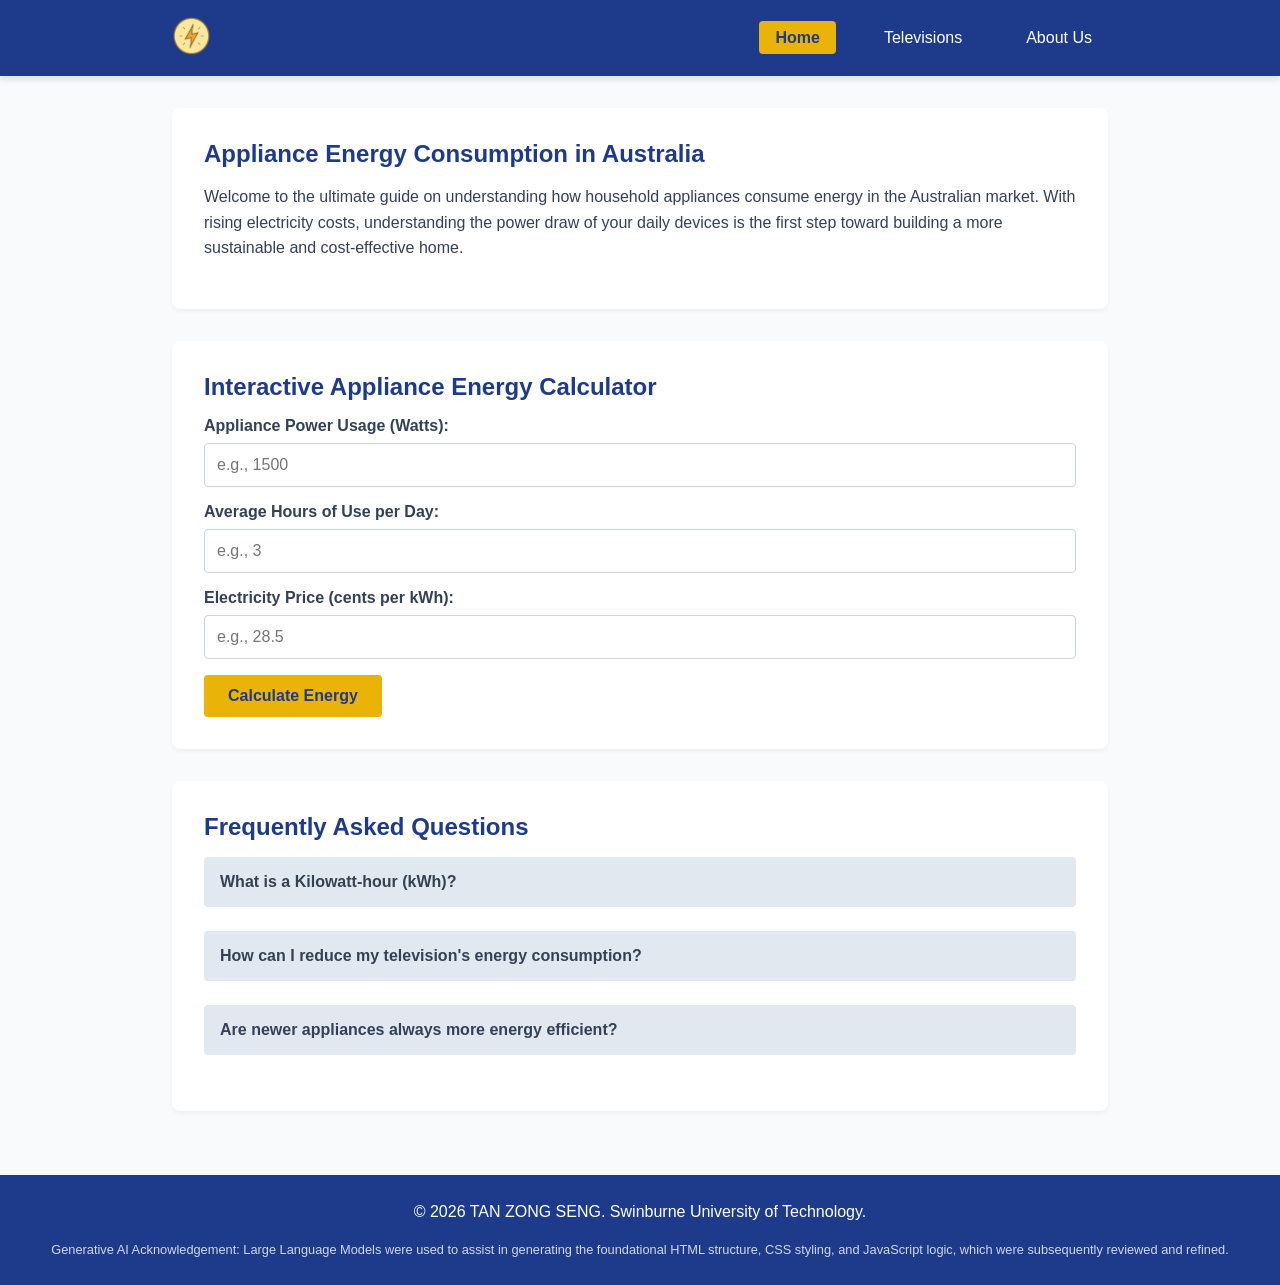
<file: Exercise 0.2/index.html>
<!DOCTYPE html>
<html lang="en">

<head>
    <meta charset="UTF-8">
    <meta name="viewport" content="width=device-width, initial-scale=1.0">
    <title>Home - Appliance Energy Consumption</title>
    <link rel="stylesheet" href="assets/css/style.css">
</head>

<body>
    <!-- Navigation -->
    <nav>
        <div class="nav-container">
            <a href="index.html" class="logo-link">
                <!-- Replace with your actual logo image -->
                <img src="assets/img/logo.png" alt="Power Logo" class="logo"
                    onerror="this.src='data:image/svg+xml;utf8,<svg xmlns=\'http://www.w3.org/2000/svg\' width=\'40\' height=\'40\'><rect width=\'40\' height=\'40\' fill=\'%23facc15\'/><text x=\'50%\' y=\'50%\' fill=\'black\' font-size=\'20\' font-family=\'Arial\' dominant-baseline=\'middle\' text-anchor=\'middle\'>⚡</text></svg>'">
            </a>
            <ul class="nav-links">
                <li><a href="index.html" class="active">Home</a></li>
                <li><a href="televisions.html">Televisions</a></li>
                <li><a href="about.html">About Us</a></li>
            </ul>
        </div>
    </nav>

    <main>
        <!-- Home Page Content -->
        <section class="intro">
            <h1>Appliance Energy Consumption in Australia</h1>
            <p>Welcome to the ultimate guide on understanding how household appliances consume energy in the Australian
                market. With rising electricity costs, understanding the power draw of your daily devices is the first
                step toward building a more sustainable and cost-effective home.</p>
        </section>

        <!-- Optional Challenge: Energy Calculator -->
        <section class="calculator-section">
            <h2>Interactive Appliance Energy Calculator</h2>
            <div class="calculator-container">
                <form id="energy-form">
                    <div class="form-group">
                        <label for="power">Appliance Power Usage (Watts):</label>
                        <input type="number" id="power" placeholder="e.g., 1500" required>
                    </div>
                    <div class="form-group">
                        <label for="hours">Average Hours of Use per Day:</label>
                        <input type="number" id="hours" placeholder="e.g., 3" step="0.1" required>
                    </div>
                    <div class="form-group">
                        <label for="price">Electricity Price (cents per kWh):</label>
                        <input type="number" id="price" placeholder="e.g., 28.5" step="0.1" required>
                    </div>
                    <button type="submit" class="btn-calculate">Calculate Energy</button>
                    <div id="form-error" class="error-message hidden">Please enter valid positive numbers for all
                        fields.</div>
                </form>

                <div id="results-panel" class="results-panel hidden">
                    <h3>Estimated Consumption & Cost</h3>
                    <div class="results-grid">
                        <div class="result-card">
                            <h4>Daily</h4>
                            <p id="res-daily-kwh">0 kWh</p>
                            <p id="res-daily-cost" class="cost">$0.00</p>
                        </div>
                        <div class="result-card">
                            <h4>Monthly</h4>
                            <p id="res-monthly-kwh">0 kWh</p>
                            <p id="res-monthly-cost" class="cost">$0.00</p>
                        </div>
                        <div class="result-card">
                            <h4>Yearly</h4>
                            <p id="res-yearly-kwh">0 kWh</p>
                            <p id="res-yearly-cost" class="cost">$0.00</p>
                        </div>
                    </div>
                </div>
            </div>
        </section>

        <!-- FAQ Accordion -->
        <section class="faq-section">
            <h2>Frequently Asked Questions</h2>
            <button class="accordion-btn">What is a Kilowatt-hour (kWh)?</button>
            <div class="accordion-panel">
                <p>A kilowatt-hour is a unit of energy equal to one kilowatt (1,000 watts) of power sustained for one
                    hour. It is the standard billing unit used by Australian electricity retailers.</p>
            </div>

            <button class="accordion-btn">How can I reduce my television's energy consumption?</button>
            <div class="accordion-panel">
                <p>You can lower your TV's energy usage by reducing screen brightness, turning off 'standby' mode at the
                    wall, and activating eco-saving features built into the system menu.</p>
            </div>

            <button class="accordion-btn">Are newer appliances always more energy efficient?</button>
            <div class="accordion-panel">
                <p>Generally, yes. Modern appliances are subject to stricter Minimum Energy Performance Standards (MEPS)
                    in Australia, meaning a 2024 fridge will use significantly less power than a 2010 model of the same
                    size.</p>
            </div>
        </section>
    </main>

    <!-- Footer -->
    <footer>
        <p>&copy; <span id="current-year"></span> TAN ZONG SENG. Swinburne University of Technology.</p>
        <p class="genai-ack">Generative AI Acknowledgement: Large Language Models were used to assist in generating the
            foundational HTML structure, CSS styling, and JavaScript logic, which were subsequently reviewed and
            refined.</p>
    </footer>

    <script src="assets/js/main.js"></script>
</body>

</html>
</file>
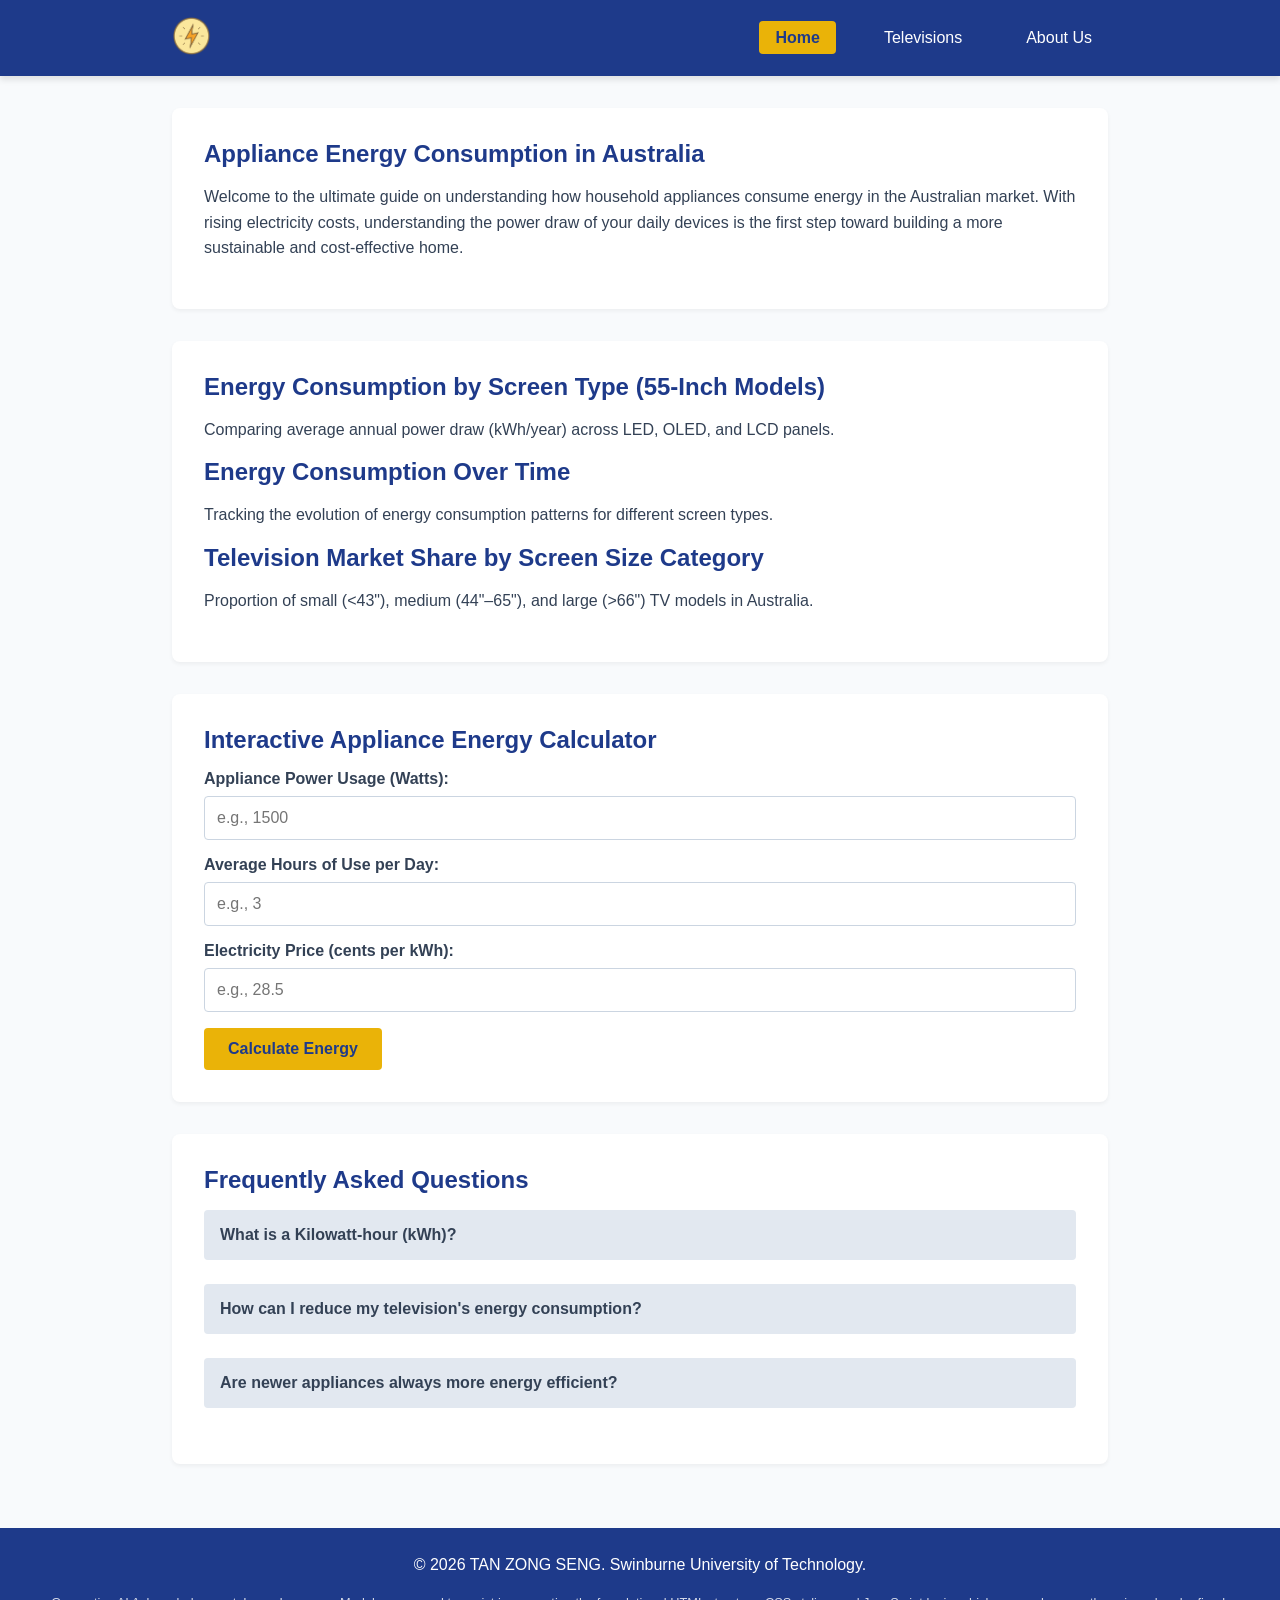
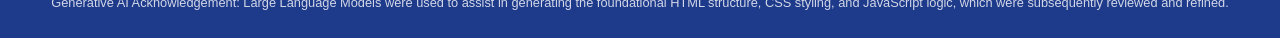
<file: Exercise 5/index.html>
<!DOCTYPE html>
<html lang="en">

<head>
    <meta charset="UTF-8">
    <meta name="viewport" content="width=device-width, initial-scale=1.0">
    <title>Home - Appliance Energy Consumption</title>
    <link rel="stylesheet" href="assets/css/style.css">
</head>

<body>
    <!-- Navigation -->
    <nav>
        <div class="nav-container">
            <a href="index.html" class="logo-link">
                <!-- Replace with your actual logo image -->
                <img src="assets/img/logo.png" alt="Power Logo" class="logo"
                    onerror="this.src='data:image/svg+xml;utf8,<svg xmlns=\'http://www.w3.org/2000/svg\' width=\'40\' height=\'40\'><rect width=\'40\' height=\'40\' fill=\'%23facc15\'/><text x=\'50%\' y=\'50%\' fill=\'black\' font-size=\'20\' font-family=\'Arial\' dominant-baseline=\'middle\' text-anchor=\'middle\'>⚡</text></svg>'">
            </a>
            <ul class="nav-links">
                <li><a href="index.html" class="active">Home</a></li>
                <li><a href="televisions.html">Televisions</a></li>
                <li><a href="about.html">About Us</a></li>
            </ul>
        </div>
    </nav>

    <main>
        <!-- Home Page Content -->
        <section class="intro">
            <h1>Appliance Energy Consumption in Australia</h1>
            <p>Welcome to the ultimate guide on understanding how household appliances consume energy in the Australian
                market. With rising electricity costs, understanding the power draw of your daily devices is the first
                step toward building a more sustainable and cost-effective home.</p>
        </section>

        <section class="visualisation-section">
            
            <!-- Exercise 5.1 -->
            <h2>Energy Consumption by Screen Type (55-Inch Models)</h2>
            <p>Comparing average annual power draw (kWh/year) across LED, OLED, and LCD panels.</p>
            <div id="bar-chart" class="responsive-svg-container"></div>

            <!-- Exercise 5.2 -->
            <h2>Energy Consumption Over Time</h2>
            <p>Tracking the evolution of energy consumption patterns for different screen types.</p>
            <div id="line-chart" class="responsive-svg-container"></div>
            
            <!-- Exercise 5.3 -->
            <h2>Television Market Share by Screen Size Category</h2>
            <p>Proportion of small (&lt;43"), medium (44"–65"), and large (&gt;66") TV models in Australia.</p>
            <div id="donut-chart" class="responsive-svg-container"></div>
        </section>
        

        <!-- Optional Challenge: Energy Calculator -->
        <section class="calculator-section">
            <h2>Interactive Appliance Energy Calculator</h2>
            <div class="calculator-container">
                <form id="energy-form">
                    <div class="form-group">
                        <label for="power">Appliance Power Usage (Watts):</label>
                        <input type="number" id="power" placeholder="e.g., 1500" required>
                    </div>
                    <div class="form-group">
                        <label for="hours">Average Hours of Use per Day:</label>
                        <input type="number" id="hours" placeholder="e.g., 3" step="0.1" required>
                    </div>
                    <div class="form-group">
                        <label for="price">Electricity Price (cents per kWh):</label>
                        <input type="number" id="price" placeholder="e.g., 28.5" step="0.1" required>
                    </div>
                    <button type="submit" class="btn-calculate">Calculate Energy</button>
                    <div id="form-error" class="error-message hidden">Please enter valid positive numbers for all
                        fields.</div>
                </form>

                <div id="results-panel" class="results-panel hidden">
                    <h3>Estimated Consumption & Cost</h3>
                    <div class="results-grid">
                        <div class="result-card">
                            <h4>Daily</h4>
                            <p id="res-daily-kwh">0 kWh</p>
                            <p id="res-daily-cost" class="cost">$0.00</p>
                        </div>
                        <div class="result-card">
                            <h4>Monthly</h4>
                            <p id="res-monthly-kwh">0 kWh</p>
                            <p id="res-monthly-cost" class="cost">$0.00</p>
                        </div>
                        <div class="result-card">
                            <h4>Yearly</h4>
                            <p id="res-yearly-kwh">0 kWh</p>
                            <p id="res-yearly-cost" class="cost">$0.00</p>
                        </div>
                    </div>
                </div>
            </div>
        </section>

        <!-- FAQ Accordion -->
        <section class="faq-section">
            <h2>Frequently Asked Questions</h2>
            <button class="accordion-btn">What is a Kilowatt-hour (kWh)?</button>
            <div class="accordion-panel">
                <p>A kilowatt-hour is a unit of energy equal to one kilowatt (1,000 watts) of power sustained for one
                    hour. It is the standard billing unit used by Australian electricity retailers.</p>
            </div>

            <button class="accordion-btn">How can I reduce my television's energy consumption?</button>
            <div class="accordion-panel">
                <p>You can lower your TV's energy usage by reducing screen brightness, turning off 'standby' mode at the
                    wall, and activating eco-saving features built into the system menu.</p>
            </div>

            <button class="accordion-btn">Are newer appliances always more energy efficient?</button>
            <div class="accordion-panel">
                <p>Generally, yes. Modern appliances are subject to stricter Minimum Energy Performance Standards (MEPS)
                    in Australia, meaning a 2024 fridge will use significantly less power than a 2010 model of the same
                    size.</p>
            </div>
        </section>
    </main>

    <!-- Footer -->
    <footer>
        <p>&copy; <span id="current-year"></span> TAN ZONG SENG. Swinburne University of Technology.</p>
        <p class="genai-ack">Generative AI Acknowledgement: Large Language Models were used to assist in generating the
            foundational HTML structure, CSS styling, and JavaScript logic, which were subsequently reviewed and
            refined.</p>
    </footer>

    <script src="assets/js/main.js"></script>
    <script src="https://d3js.org/d3.v7.min.js"></script>
    <script src="assets/js/bar_chart.js"></script>
    <script src="assets/js/line_chart.js"></script>
    <script src="assets/js/donut_chart.js"></script>
</body>

</html>
</file>
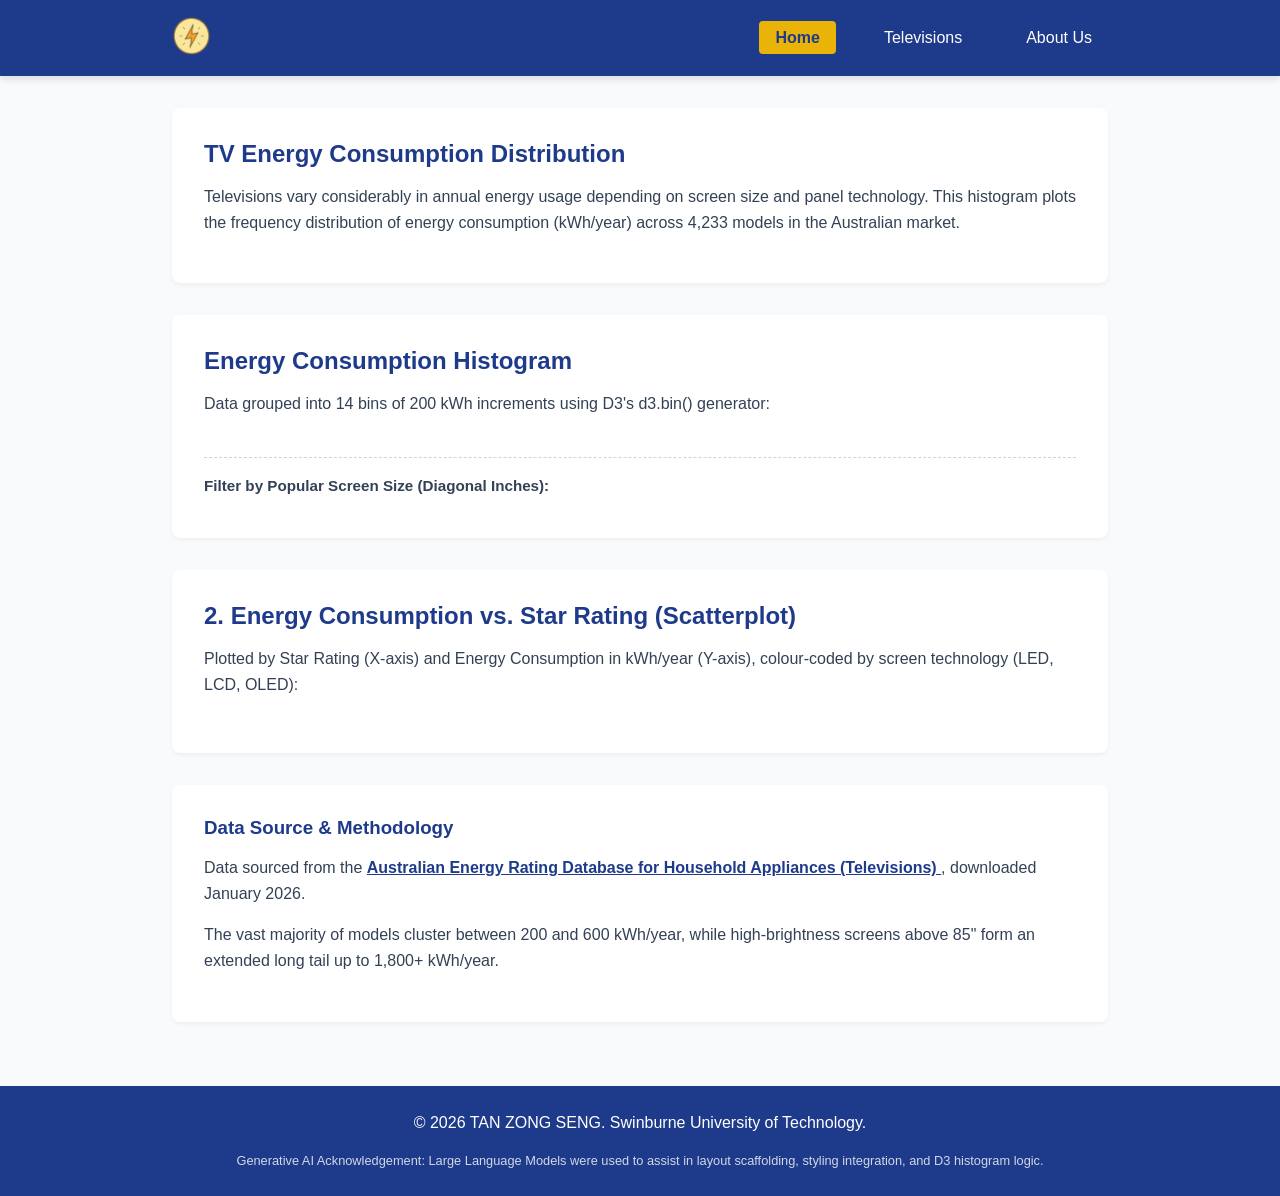
<file: Exercise 6/index.html>
<!DOCTYPE html>
<html lang="en">

<head>
    <meta charset="UTF-8">
    <meta name="viewport" content="width=device-width, initial-scale=1.0">
    <title>TV Energy Consumption Histogram - Appliance Energy</title>
    <link rel="stylesheet" href="assets/css/style.css">
</head>

<body>
    <!-- Site Navigation -->
    <nav>
        <div class="nav-container">
            <a href="index.html" class="logo-link">
                <img src="assets/img/logo.png" alt="Power Logo" class="logo"
                    onerror="this.src='data:image/svg+xml;utf8,<svg xmlns=\'http://www.w3.org/2000/svg\' width=\'40\' height=\'40\'><rect width=\'40\' height=\'40\' fill=\'%23facc15\'/><text x=\'50%\' y=\'50%\' fill=\'black\' font-size=\'20\' font-family=\'Arial\' dominant-baseline=\'middle\' text-anchor=\'middle\'>⚡</text></svg>'">
            </a>
            <ul class="nav-links">
                <li><a href="index.html" class="active">Home</a></li>
                <li><a href="televisions.html">Televisions</a></li>
                <li><a href="about.html">About Us</a></li>
            </ul>
        </div>
    </nav>

    <main>
        <!-- Intro Section -->
        <section class="intro">
            <h1>TV Energy Consumption Distribution</h1>
            <p>
                Televisions vary considerably in annual energy usage depending on screen size and panel technology.
                This histogram plots the frequency distribution of energy consumption (kWh/year) across 4,233 models in the Australian market.
            </p>
        </section>

        <!-- Exercise 6.1: Histogram Visualisation Section -->
        <section class="visualisation-section">
            <h2>Energy Consumption Histogram</h2>
            <p>Data grouped into 14 bins of 200 kWh increments using D3's <code>d3.bin()</code> generator:</p>

            <!-- Exercise 6.2 Filter Buttons Container -->
            <div id="filters_screen"></div>

            <!-- Chart Container -->
            <div id="histogram" class="responsive-svg-container"></div>

            <!-- Extension: Screen Size Filters (Below Histogram) -->
            <div class="size-filter-container">
                <p class="filter-caption">Filter by Popular Screen Size (Diagonal Inches):</p>
                <div id="filters_size"></div>
            </div>

        </section>

        <!-- Exercise 6.3: Scatterplot Section (Directly Below Histogram) -->
        <section class="visualisation-section">
            <h2>2. Energy Consumption vs. Star Rating (Scatterplot)</h2>
            <p>
                Plotted by Star Rating (X-axis) and Energy Consumption in kWh/year (Y-axis), colour-coded by screen technology (LED, LCD, OLED):
            </p>

            <!-- Scatterplot Container -->
            <div id="scatterplot" class="responsive-svg-container"></div>
        </section>

        <!-- Data Source Card -->
        <section class="data-source-section">
            <h3>Data Source &amp; Methodology</h3>
            <p>
                Data sourced from the 
                <a href="https://data.gov.au/data/dataset/energy-rating-for-household-appliances" target="_blank" rel="noopener noreferrer">
                    Australian Energy Rating Database for Household Appliances (Televisions)
                </a>, downloaded January 2026.
            </p>
            <p>
                The vast majority of models cluster between 200 and 600 kWh/year, while high-brightness screens above 85" form an extended long tail up to 1,800+ kWh/year.
            </p>
        </section>
    </main>

    <!-- Footer -->
    <footer>
        <p>&copy; <span id="current-year"></span> TAN ZONG SENG. Swinburne University of Technology.</p>
        <p class="genai-ack">Generative AI Acknowledgement: Large Language Models were used to assist in layout scaffolding, styling integration, and D3 histogram logic.</p>
    </footer>

    <!-- 1. D3 Library (v7) -->
    <script src="https://d3js.org/d3.v7.min.js"></script>

    <!-- 2. Site General Script (Footer Year & Accordion) -->
    <script src="assets/js/main.js"></script>

    <!-- 3. Exercise 6.1 Modular Scripts in Correct Execution Order -->
    <script src="assets/js/shared-constants.js"></script>
    <script src="assets/js/interactions.js"></script>
    <script src="assets/js/histogram.js"></script>
    <script src="assets/js/scatterplot.js"></script>
    <script src="assets/js/load-data.js"></script>
</body>

</html>
</file>
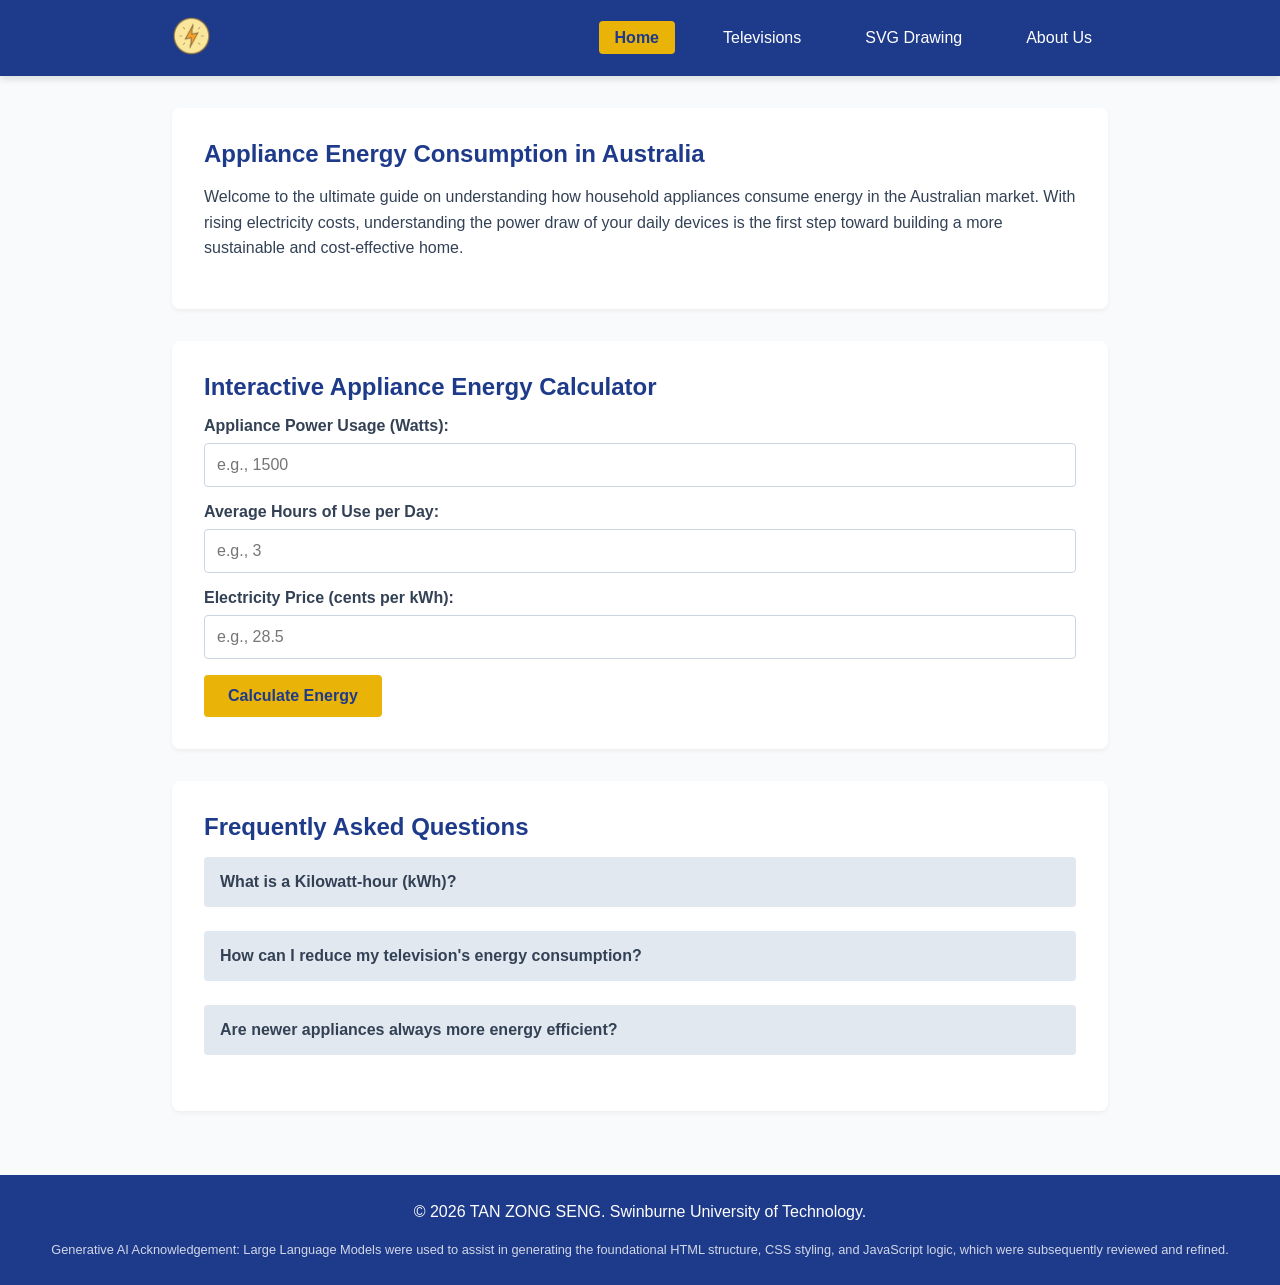
<file: Exercise 4/Exercise 4.1/index.html>
<!DOCTYPE html>
<html lang="en">

<head>
    <meta charset="UTF-8">
    <meta name="viewport" content="width=device-width, initial-scale=1.0">
    <title>Home - Appliance Energy Consumption</title>
    <link rel="stylesheet" href="assets/css/style.css">
</head>

<body>
    <!-- Navigation -->
    <nav>
        <div class="nav-container">
            <a href="index.html" class="logo-link">
                <!-- Replace with your actual logo image -->
                <img src="assets/img/logo.png" alt="Power Logo" class="logo"
                    onerror="this.src='data:image/svg+xml;utf8,<svg xmlns=\'http://www.w3.org/2000/svg\' width=\'40\' height=\'40\'><rect width=\'40\' height=\'40\' fill=\'%23facc15\'/><text x=\'50%\' y=\'50%\' fill=\'black\' font-size=\'20\' font-family=\'Arial\' dominant-baseline=\'middle\' text-anchor=\'middle\'>⚡</text></svg>'">
            </a>
            <ul class="nav-links">
                <li><a href="index.html" class="active">Home</a></li>
                <li><a href="televisions.html">Televisions</a></li>
                <li><a href="svg.html">SVG Drawing</a></li>
                <li><a href="about.html">About Us</a></li>
            </ul>
        </div>
    </nav>

    <main>
        <!-- Home Page Content -->
        <section class="intro">
            <h1>Appliance Energy Consumption in Australia</h1>
            <p>Welcome to the ultimate guide on understanding how household appliances consume energy in the Australian
                market. With rising electricity costs, understanding the power draw of your daily devices is the first
                step toward building a more sustainable and cost-effective home.</p>
        </section>

        <!-- Optional Challenge: Energy Calculator -->
        <section class="calculator-section">
            <h2>Interactive Appliance Energy Calculator</h2>
            <div class="calculator-container">
                <form id="energy-form">
                    <div class="form-group">
                        <label for="power">Appliance Power Usage (Watts):</label>
                        <input type="number" id="power" placeholder="e.g., 1500" required>
                    </div>
                    <div class="form-group">
                        <label for="hours">Average Hours of Use per Day:</label>
                        <input type="number" id="hours" placeholder="e.g., 3" step="0.1" required>
                    </div>
                    <div class="form-group">
                        <label for="price">Electricity Price (cents per kWh):</label>
                        <input type="number" id="price" placeholder="e.g., 28.5" step="0.1" required>
                    </div>
                    <button type="submit" class="btn-calculate">Calculate Energy</button>
                    <div id="form-error" class="error-message hidden">Please enter valid positive numbers for all
                        fields.</div>
                </form>

                <div id="results-panel" class="results-panel hidden">
                    <h3>Estimated Consumption & Cost</h3>
                    <div class="results-grid">
                        <div class="result-card">
                            <h4>Daily</h4>
                            <p id="res-daily-kwh">0 kWh</p>
                            <p id="res-daily-cost" class="cost">$0.00</p>
                        </div>
                        <div class="result-card">
                            <h4>Monthly</h4>
                            <p id="res-monthly-kwh">0 kWh</p>
                            <p id="res-monthly-cost" class="cost">$0.00</p>
                        </div>
                        <div class="result-card">
                            <h4>Yearly</h4>
                            <p id="res-yearly-kwh">0 kWh</p>
                            <p id="res-yearly-cost" class="cost">$0.00</p>
                        </div>
                    </div>
                </div>
            </div>
        </section>

        <!-- FAQ Accordion -->
        <section class="faq-section">
            <h2>Frequently Asked Questions</h2>
            <button class="accordion-btn">What is a Kilowatt-hour (kWh)?</button>
            <div class="accordion-panel">
                <p>A kilowatt-hour is a unit of energy equal to one kilowatt (1,000 watts) of power sustained for one
                    hour. It is the standard billing unit used by Australian electricity retailers.</p>
            </div>

            <button class="accordion-btn">How can I reduce my television's energy consumption?</button>
            <div class="accordion-panel">
                <p>You can lower your TV's energy usage by reducing screen brightness, turning off 'standby' mode at the
                    wall, and activating eco-saving features built into the system menu.</p>
            </div>

            <button class="accordion-btn">Are newer appliances always more energy efficient?</button>
            <div class="accordion-panel">
                <p>Generally, yes. Modern appliances are subject to stricter Minimum Energy Performance Standards (MEPS)
                    in Australia, meaning a 2024 fridge will use significantly less power than a 2010 model of the same
                    size.</p>
            </div>
        </section>
    </main>

    <!-- Footer -->
    <footer>
        <p>&copy; <span id="current-year"></span> TAN ZONG SENG. Swinburne University of Technology.</p>
        <p class="genai-ack">Generative AI Acknowledgement: Large Language Models were used to assist in generating the
            foundational HTML structure, CSS styling, and JavaScript logic, which were subsequently reviewed and
            refined.</p>
    </footer>

    <script src="assets/js/main.js"></script>
</body>

</html>
</file>
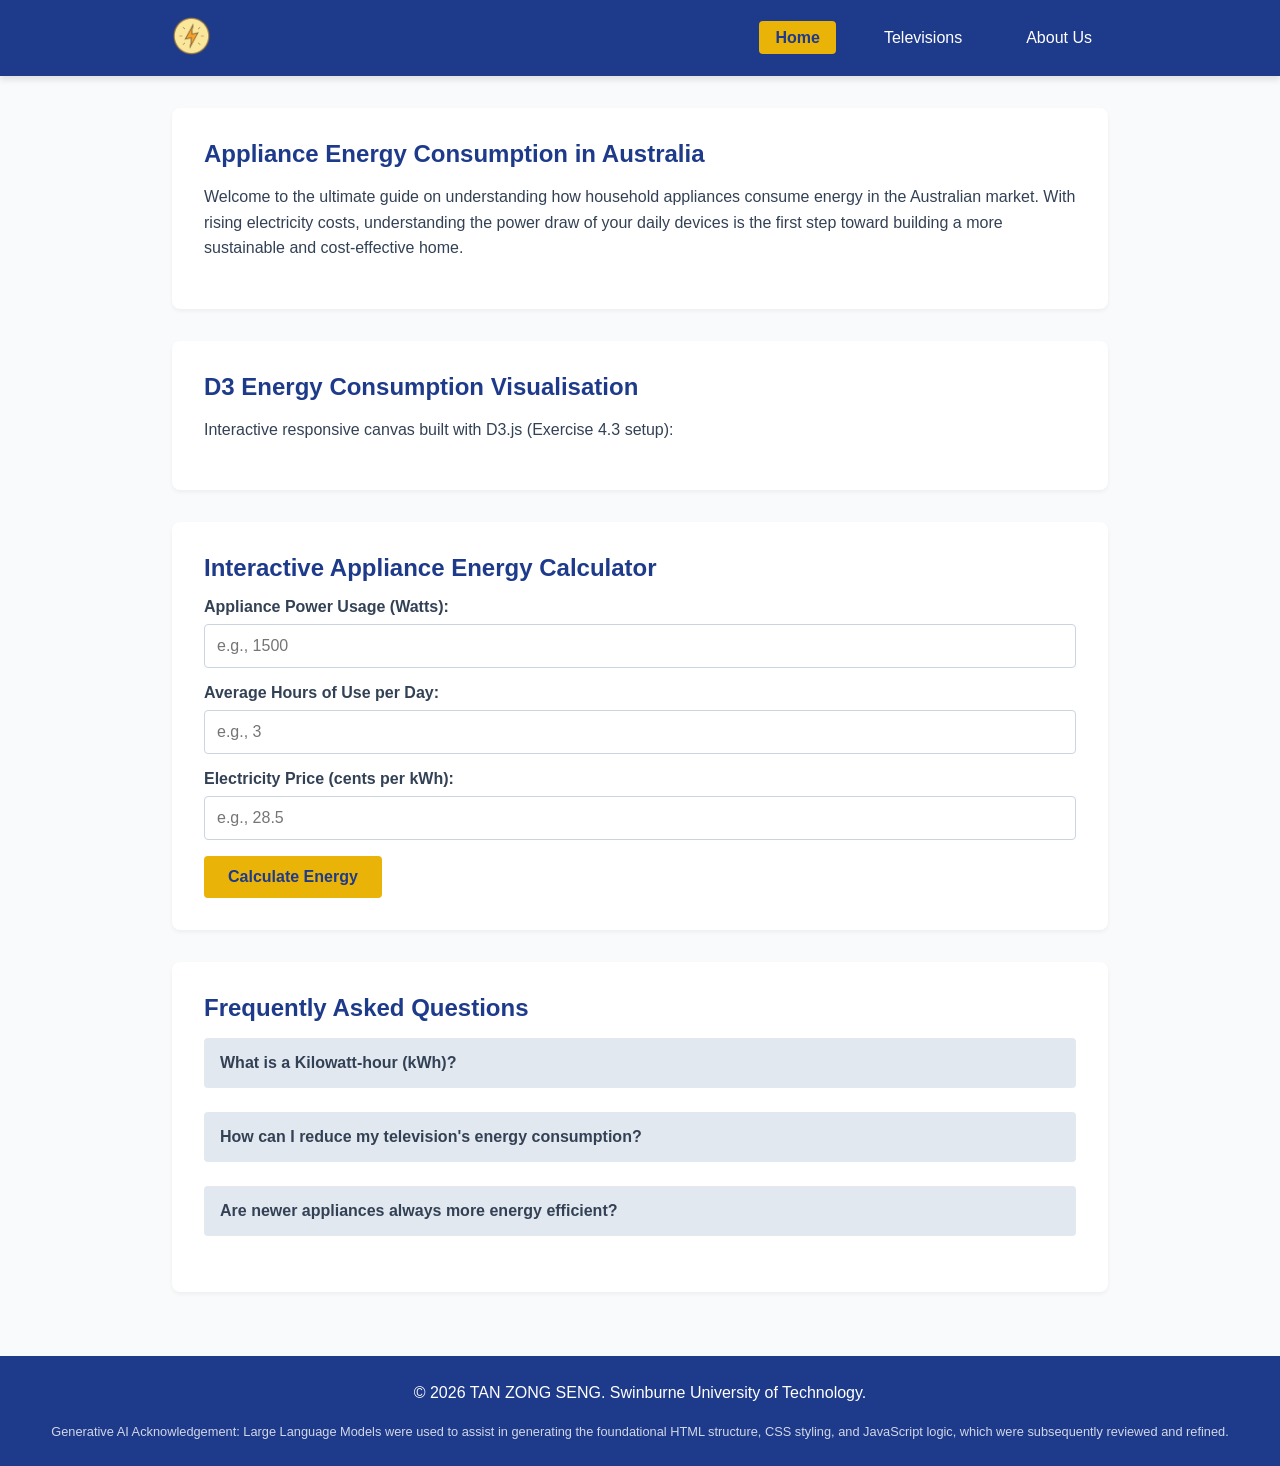
<file: Exercise 4/Exercise 4.3/index.html>
<!DOCTYPE html>
<html lang="en">

<head>
    <meta charset="UTF-8">
    <meta name="viewport" content="width=device-width, initial-scale=1.0">
    <title>Home - Appliance Energy Consumption</title>
    <link rel="stylesheet" href="assets/css/style.css">
</head>

<body>
    <!-- Navigation -->
    <nav>
        <div class="nav-container">
            <a href="index.html" class="logo-link">
                <img src="assets/img/logo.png" alt="Power Logo" class="logo"
                    onerror="this.src='data:image/svg+xml;utf8,<svg xmlns=\'http://www.w3.org/2000/svg\' width=\'40\' height=\'40\'><rect width=\'40\' height=\'40\' fill=\'%23facc15\'/><text x=\'50%\' y=\'50%\' fill=\'black\' font-size=\'20\' font-family=\'Arial\' dominant-baseline=\'middle\' text-anchor=\'middle\'>⚡</text></svg>'">
            </a>
            <ul class="nav-links">
                <li><a href="index.html" class="active">Home</a></li>
                <li><a href="televisions.html">Televisions</a></li>
                <li><a href="about.html">About Us</a></li>
            </ul>
        </div>
    </nav>

    <main>
        <!-- Home Page Content -->
        <section class="intro">
            <h1>Appliance Energy Consumption in Australia</h1>
            <p>Welcome to the ultimate guide on understanding how household appliances consume energy in the Australian
                market. With rising electricity costs, understanding the power draw of your daily devices is the first
                step toward building a more sustainable and cost-effective home.</p>
        </section>

        <!-- Exercise 4.3: Responsive D3 SVG Container -->
        <section class="chart-section">
            <h2>D3 Energy Consumption Visualisation</h2>
            <p>Interactive responsive canvas built with D3.js (Exercise 4.3 setup):</p>
            <div class="responsive-svg-container"></div>
        </section>

        <!-- Interactive Calculator Section -->
        <section class="calculator-section">
            <h2>Interactive Appliance Energy Calculator</h2>
            <div class="calculator-container">
                <form id="energy-form">
                    <div class="form-group">
                        <label for="power">Appliance Power Usage (Watts):</label>
                        <input type="number" id="power" placeholder="e.g., 1500" required>
                    </div>
                    <div class="form-group">
                        <label for="hours">Average Hours of Use per Day:</label>
                        <input type="number" id="hours" placeholder="e.g., 3" step="0.1" required>
                    </div>
                    <div class="form-group">
                        <label for="price">Electricity Price (cents per kWh):</label>
                        <input type="number" id="price" placeholder="e.g., 28.5" step="0.1" required>
                    </div>
                    <button type="submit" class="btn-calculate">Calculate Energy</button>
                    <div id="form-error" class="error-message hidden">Please enter valid positive numbers for all
                        fields.</div>
                </form>

                <div id="results-panel" class="results-panel hidden">
                    <h3>Estimated Consumption &amp; Cost</h3>
                    <div class="results-grid">
                        <div class="result-card">
                            <h4>Daily</h4>
                            <p id="res-daily-kwh">0 kWh</p>
                            <p id="res-daily-cost" class="cost">$0.00</p>
                        </div>
                        <div class="result-card">
                            <h4>Monthly</h4>
                            <p id="res-monthly-kwh">0 kWh</p>
                            <p id="res-monthly-cost" class="cost">$0.00</p>
                        </div>
                        <div class="result-card">
                            <h4>Yearly</h4>
                            <p id="res-yearly-kwh">0 kWh</p>
                            <p id="res-yearly-cost" class="cost">$0.00</p>
                        </div>
                    </div>
                </div>
            </div>
        </section>

        <!-- FAQ Accordion -->
        <section class="faq-section">
            <h2>Frequently Asked Questions</h2>
            <button class="accordion-btn">What is a Kilowatt-hour (kWh)?</button>
            <div class="accordion-panel">
                <p>A kilowatt-hour is a unit of energy equal to one kilowatt (1,000 watts) of power sustained for one
                    hour. It is the standard billing unit used by Australian electricity retailers.</p>
            </div>

            <button class="accordion-btn">How can I reduce my television's energy consumption?</button>
            <div class="accordion-panel">
                <p>You can lower your TV's energy usage by reducing screen brightness, turning off 'standby' mode at the
                    wall, and activating eco-saving features built into the system menu.</p>
            </div>

            <button class="accordion-btn">Are newer appliances always more energy efficient?</button>
            <div class="accordion-panel">
                <p>Generally, yes. Modern appliances are subject to stricter Minimum Energy Performance Standards (MEPS)
                    in Australia, meaning a 2024 fridge will use significantly less power than a 2010 model of the same
                    size.</p>
            </div>
        </section>
    </main>

    <!-- Footer -->
    <footer>
        <p>&copy; <span id="current-year"></span> TAN ZONG SENG. Swinburne University of Technology.</p>
        <p class="genai-ack">Generative AI Acknowledgement: Large Language Models were used to assist in generating the
            foundational HTML structure, CSS styling, and JavaScript logic, which were subsequently reviewed and
            refined.</p>
    </footer>

    <!-- D3.js library loaded first from CDN -->
    <script src="https://d3js.org/d3.v7.min.js"></script>
    <!-- Main JavaScript file containing D3 logic -->
    <script src="assets/js/main.js"></script>
</body>

</html>
</file>
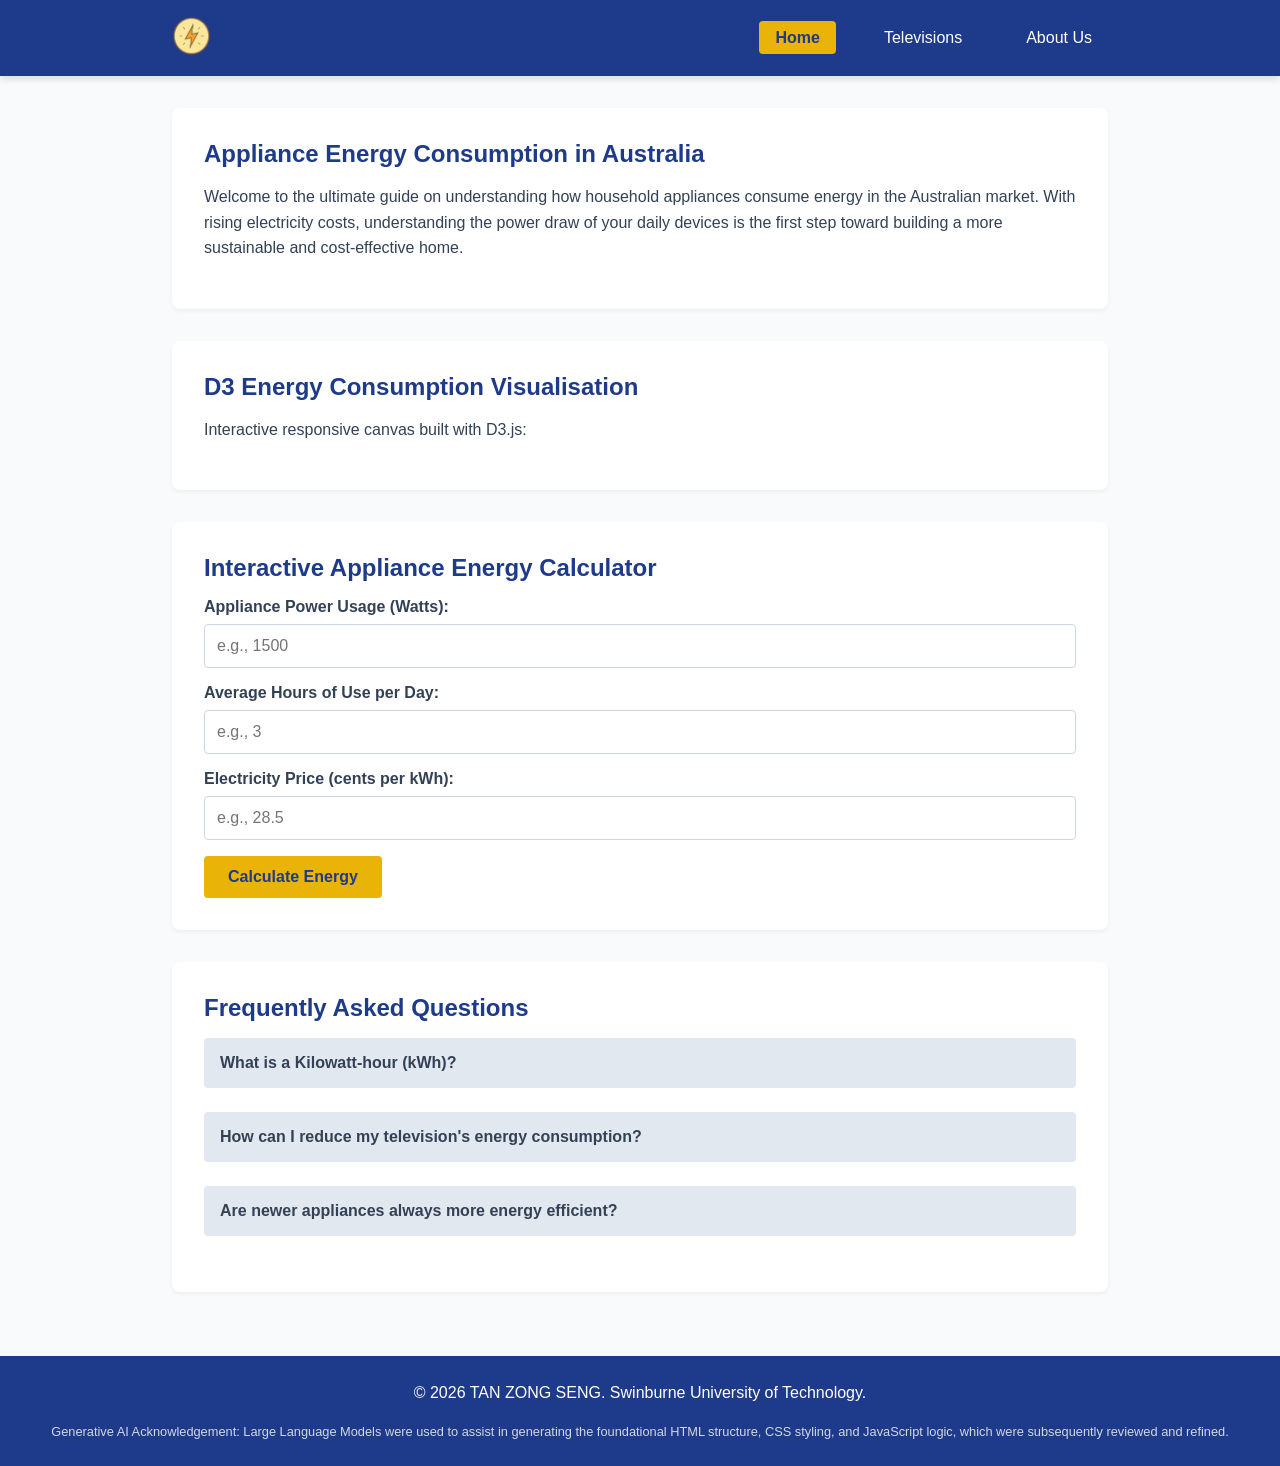
<file: Exercise 4/Exercise 4.6/index.html>
<!DOCTYPE html>
<html lang="en">

<head>
    <meta charset="UTF-8">
    <meta name="viewport" content="width=device-width, initial-scale=1.0">
    <title>Home - Appliance Energy Consumption</title>
    <link rel="stylesheet" href="assets/css/style.css">
</head>

<body>
    <!-- Navigation -->
    <nav>
        <div class="nav-container">
            <a href="index.html" class="logo-link">
                <img src="assets/img/logo.png" alt="Power Logo" class="logo"
                    onerror="this.src='data:image/svg+xml;utf8,<svg xmlns=\'http://www.w3.org/2000/svg\' width=\'40\' height=\'40\'><rect width=\'40\' height=\'40\' fill=\'%23facc15\'/><text x=\'50%\' y=\'50%\' fill=\'black\' font-size=\'20\' font-family=\'Arial\' dominant-baseline=\'middle\' text-anchor=\'middle\'>⚡</text></svg>'">
            </a>
            <ul class="nav-links">
                <li><a href="index.html" class="active">Home</a></li>
                <li><a href="televisions.html">Televisions</a></li>
                <li><a href="about.html">About Us</a></li>
            </ul>
        </div>
    </nav>

    <main>
        <!-- Home Page Content -->
        <section class="intro">
            <h1>Appliance Energy Consumption in Australia</h1>
            <p>Welcome to the ultimate guide on understanding how household appliances consume energy in the Australian
                market. With rising electricity costs, understanding the power draw of your daily devices is the first
                step toward building a more sustainable and cost-effective home.</p>
        </section>

        <!-- Exercise 4.3: Responsive D3 SVG Container -->
        <section class="chart-section">
            <h2>D3 Energy Consumption Visualisation</h2>
            <p>Interactive responsive canvas built with D3.js:</p>
            <div class="responsive-svg-container"></div>
        </section>

        <!-- Interactive Calculator Section -->
        <section class="calculator-section">
            <h2>Interactive Appliance Energy Calculator</h2>
            <div class="calculator-container">
                <form id="energy-form">
                    <div class="form-group">
                        <label for="power">Appliance Power Usage (Watts):</label>
                        <input type="number" id="power" placeholder="e.g., 1500" required>
                    </div>
                    <div class="form-group">
                        <label for="hours">Average Hours of Use per Day:</label>
                        <input type="number" id="hours" placeholder="e.g., 3" step="0.1" required>
                    </div>
                    <div class="form-group">
                        <label for="price">Electricity Price (cents per kWh):</label>
                        <input type="number" id="price" placeholder="e.g., 28.5" step="0.1" required>
                    </div>
                    <button type="submit" class="btn-calculate">Calculate Energy</button>
                    <div id="form-error" class="error-message hidden">Please enter valid positive numbers for all
                        fields.</div>
                </form>

                <div id="results-panel" class="results-panel hidden">
                    <h3>Estimated Consumption &amp; Cost</h3>
                    <div class="results-grid">
                        <div class="result-card">
                            <h4>Daily</h4>
                            <p id="res-daily-kwh">0 kWh</p>
                            <p id="res-daily-cost" class="cost">$0.00</p>
                        </div>
                        <div class="result-card">
                            <h4>Monthly</h4>
                            <p id="res-monthly-kwh">0 kWh</p>
                            <p id="res-monthly-cost" class="cost">$0.00</p>
                        </div>
                        <div class="result-card">
                            <h4>Yearly</h4>
                            <p id="res-yearly-kwh">0 kWh</p>
                            <p id="res-yearly-cost" class="cost">$0.00</p>
                        </div>
                    </div>
                </div>
            </div>
        </section>

        <!-- FAQ Accordion -->
        <section class="faq-section">
            <h2>Frequently Asked Questions</h2>
            <button class="accordion-btn">What is a Kilowatt-hour (kWh)?</button>
            <div class="accordion-panel">
                <p>A kilowatt-hour is a unit of energy equal to one kilowatt (1,000 watts) of power sustained for one
                    hour. It is the standard billing unit used by Australian electricity retailers.</p>
            </div>

            <button class="accordion-btn">How can I reduce my television's energy consumption?</button>
            <div class="accordion-panel">
                <p>You can lower your TV's energy usage by reducing screen brightness, turning off 'standby' mode at the
                    wall, and activating eco-saving features built into the system menu.</p>
            </div>

            <button class="accordion-btn">Are newer appliances always more energy efficient?</button>
            <div class="accordion-panel">
                <p>Generally, yes. Modern appliances are subject to stricter Minimum Energy Performance Standards (MEPS)
                    in Australia, meaning a 2024 fridge will use significantly less power than a 2010 model of the same
                    size.</p>
            </div>
        </section>
    </main>

    <!-- Footer -->
    <footer>
        <p>&copy; <span id="current-year"></span> TAN ZONG SENG. Swinburne University of Technology.</p>
        <p class="genai-ack">Generative AI Acknowledgement: Large Language Models were used to assist in generating the
            foundational HTML structure, CSS styling, and JavaScript logic, which were subsequently reviewed and
            refined.</p>
    </footer>

    <!-- D3.js library loaded first from CDN -->
    <script src="https://d3js.org/d3.v7.min.js"></script>
    <!-- Main JavaScript file containing D3 logic -->
    <script src="assets/js/main.js"></script>
</body>

</html>
</file>
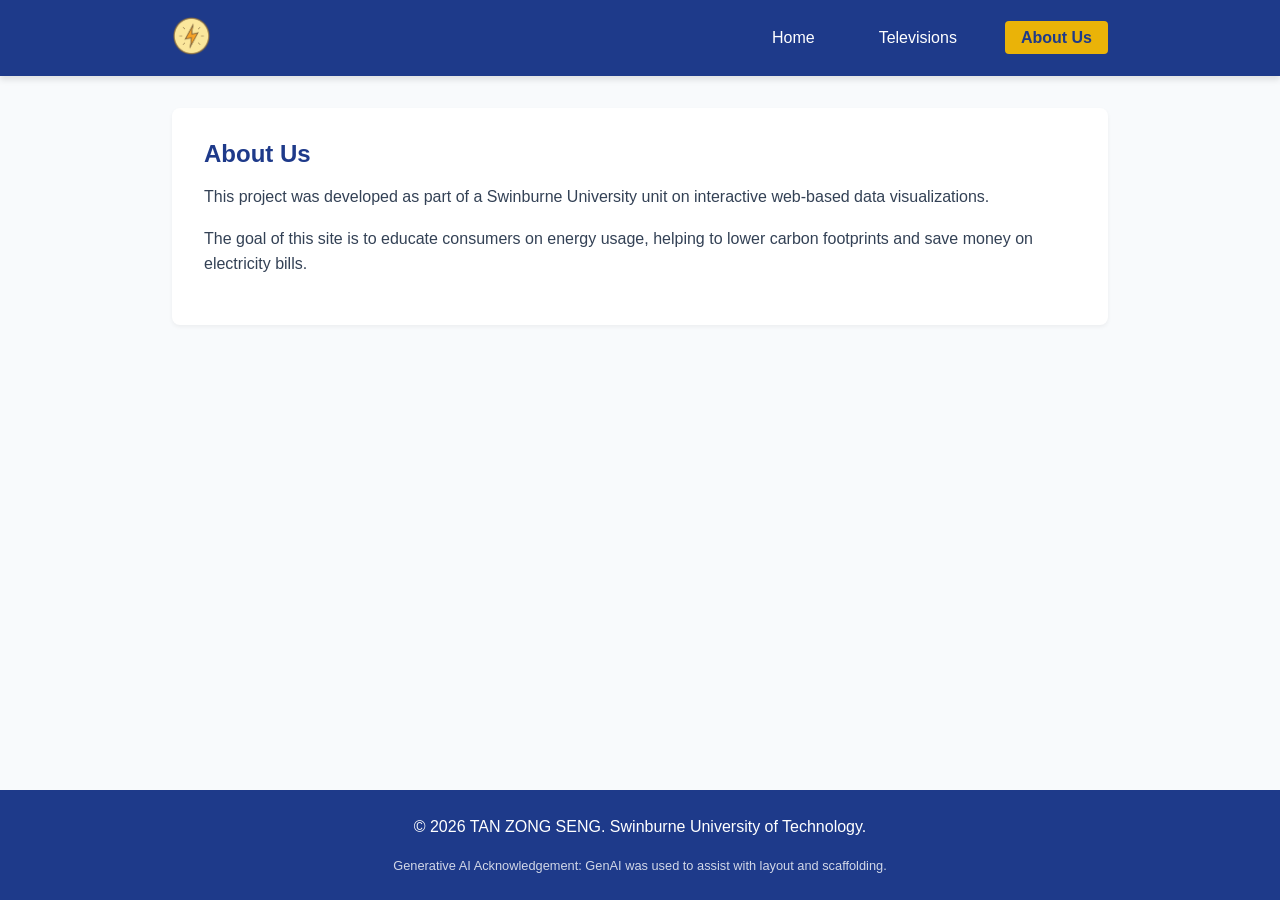
<file: Exercise 0.2/about.html>
<!DOCTYPE html>
<html lang="en">

<head>
    <meta charset="UTF-8">
    <meta name="viewport" content="width=device-width, initial-scale=1.0">
    <title>About Us - Appliance Energy Consumption</title>
    <link rel="stylesheet" href="assets/css/style.css">
</head>

<body>
    <nav>
        <div class="nav-container">
            <a href="index.html" class="logo-link">
                <img src="assets/img/logo.png" alt="Power Logo" class="logo"
                    onerror="this.src='data:image/svg+xml;utf8,<svg xmlns=\'http://www.w3.org/2000/svg\' width=\'40\' height=\'40\'><rect width=\'40\' height=\'40\' fill=\'%23facc15\'/><text x=\'50%\' y=\'50%\' fill=\'black\' font-size=\'20\' font-family=\'Arial\' dominant-baseline=\'middle\' text-anchor=\'middle\'>⚡</text></svg>'">
            </a>
            <ul class="nav-links">
                <li><a href="index.html">Home</a></li>
                <li><a href="televisions.html">Televisions</a></li>
                <li><a href="about.html" class="active">About Us</a></li>
            </ul>
        </div>
    </nav>

    <main>
        <section class="content-page">
            <h1>About Us</h1>
            <p>This project was developed as part of a Swinburne University unit on interactive web-based data
                visualizations.</p>
            <p>The goal of this site is to educate consumers on energy usage, helping to lower carbon footprints and
                save money on electricity bills.</p>
        </section>
    </main>

    <footer>
        <p>&copy; <span id="current-year"></span> TAN ZONG SENG. Swinburne University of Technology.</p>
        <p class="genai-ack">Generative AI Acknowledgement: GenAI was used to assist with layout and scaffolding.</p>
    </footer>
    <script src="assets/js/main.js"></script>
</body>

</html>
</file>
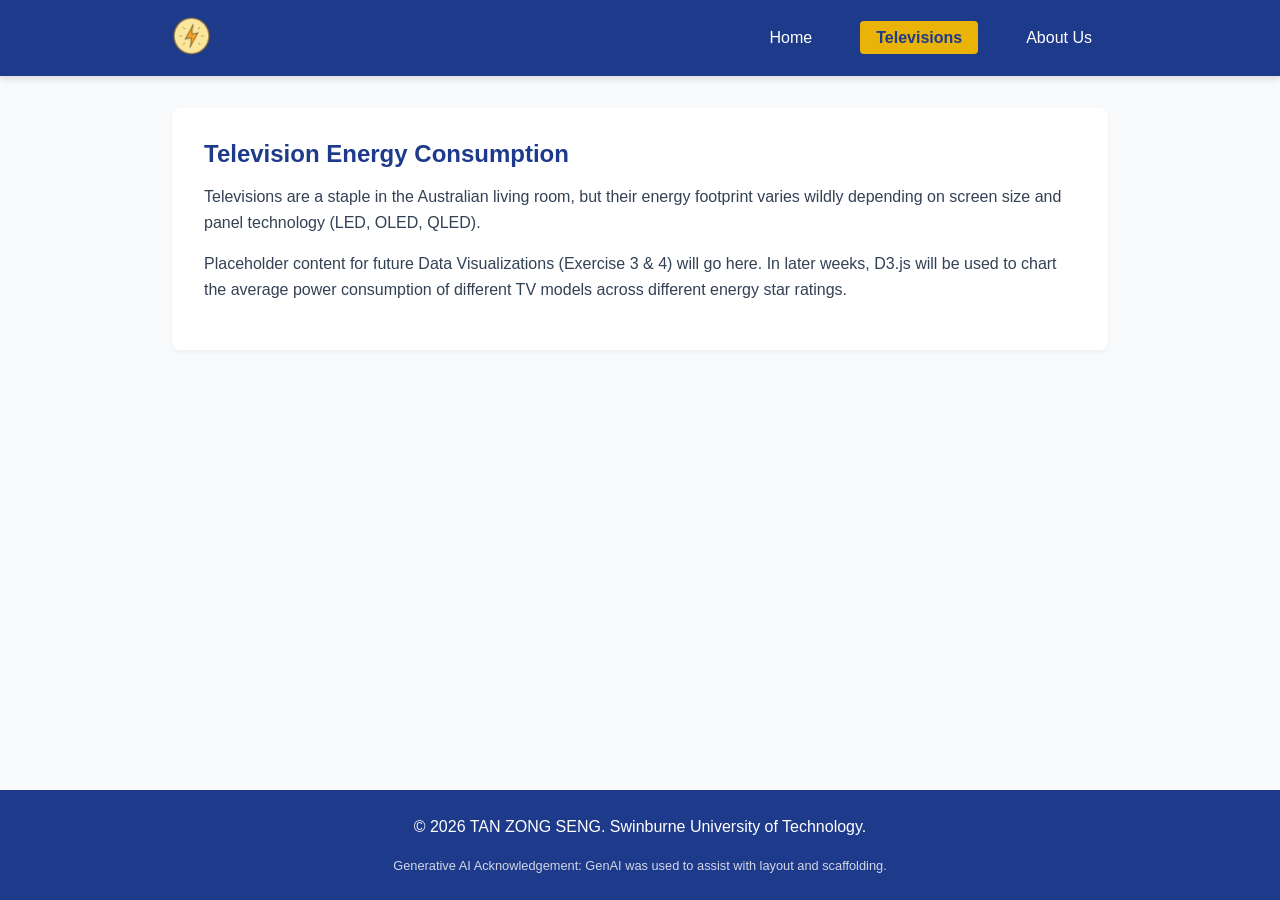
<file: Exercise 0.2/televisions.html>
<!DOCTYPE html>
<html lang="en">

<head>
    <meta charset="UTF-8">
    <meta name="viewport" content="width=device-width, initial-scale=1.0">
    <title>Televisions - Appliance Energy Consumption</title>
    <link rel="stylesheet" href="assets/css/style.css">
</head>

<body>
    <nav>
        <div class="nav-container">
            <a href="index.html" class="logo-link">
                <img src="assets/img/logo.png" alt="Power Logo" class="logo"
                    onerror="this.src='data:image/svg+xml;utf8,<svg xmlns=\'http://www.w3.org/2000/svg\' width=\'40\' height=\'40\'><rect width=\'40\' height=\'40\' fill=\'%23facc15\'/><text x=\'50%\' y=\'50%\' fill=\'black\' font-size=\'20\' font-family=\'Arial\' dominant-baseline=\'middle\' text-anchor=\'middle\'>⚡</text></svg>'">
            </a>
            <ul class="nav-links">
                <li><a href="index.html">Home</a></li>
                <!-- Note the active class is here now -->
                <li><a href="televisions.html" class="active">Televisions</a></li>
                <li><a href="about.html">About Us</a></li>
            </ul>
        </div>
    </nav>

    <main>
        <section class="content-page">
            <h1>Television Energy Consumption</h1>
            <p>Televisions are a staple in the Australian living room, but their energy footprint varies wildly
                depending on screen size and panel technology (LED, OLED, QLED).</p>
            <p>Placeholder content for future Data Visualizations (Exercise 3 & 4) will go here. In later weeks, D3.js
                will be used to chart the average power consumption of different TV models across different energy star
                ratings.</p>
        </section>
    </main>

    <footer>
        <p>&copy; <span id="current-year"></span> TAN ZONG SENG. Swinburne University of Technology.</p>
        <p class="genai-ack">Generative AI Acknowledgement: GenAI was used to assist with layout and scaffolding.</p>
    </footer>
    <script src="assets/js/main.js"></script>
</body>

</html>
</file>
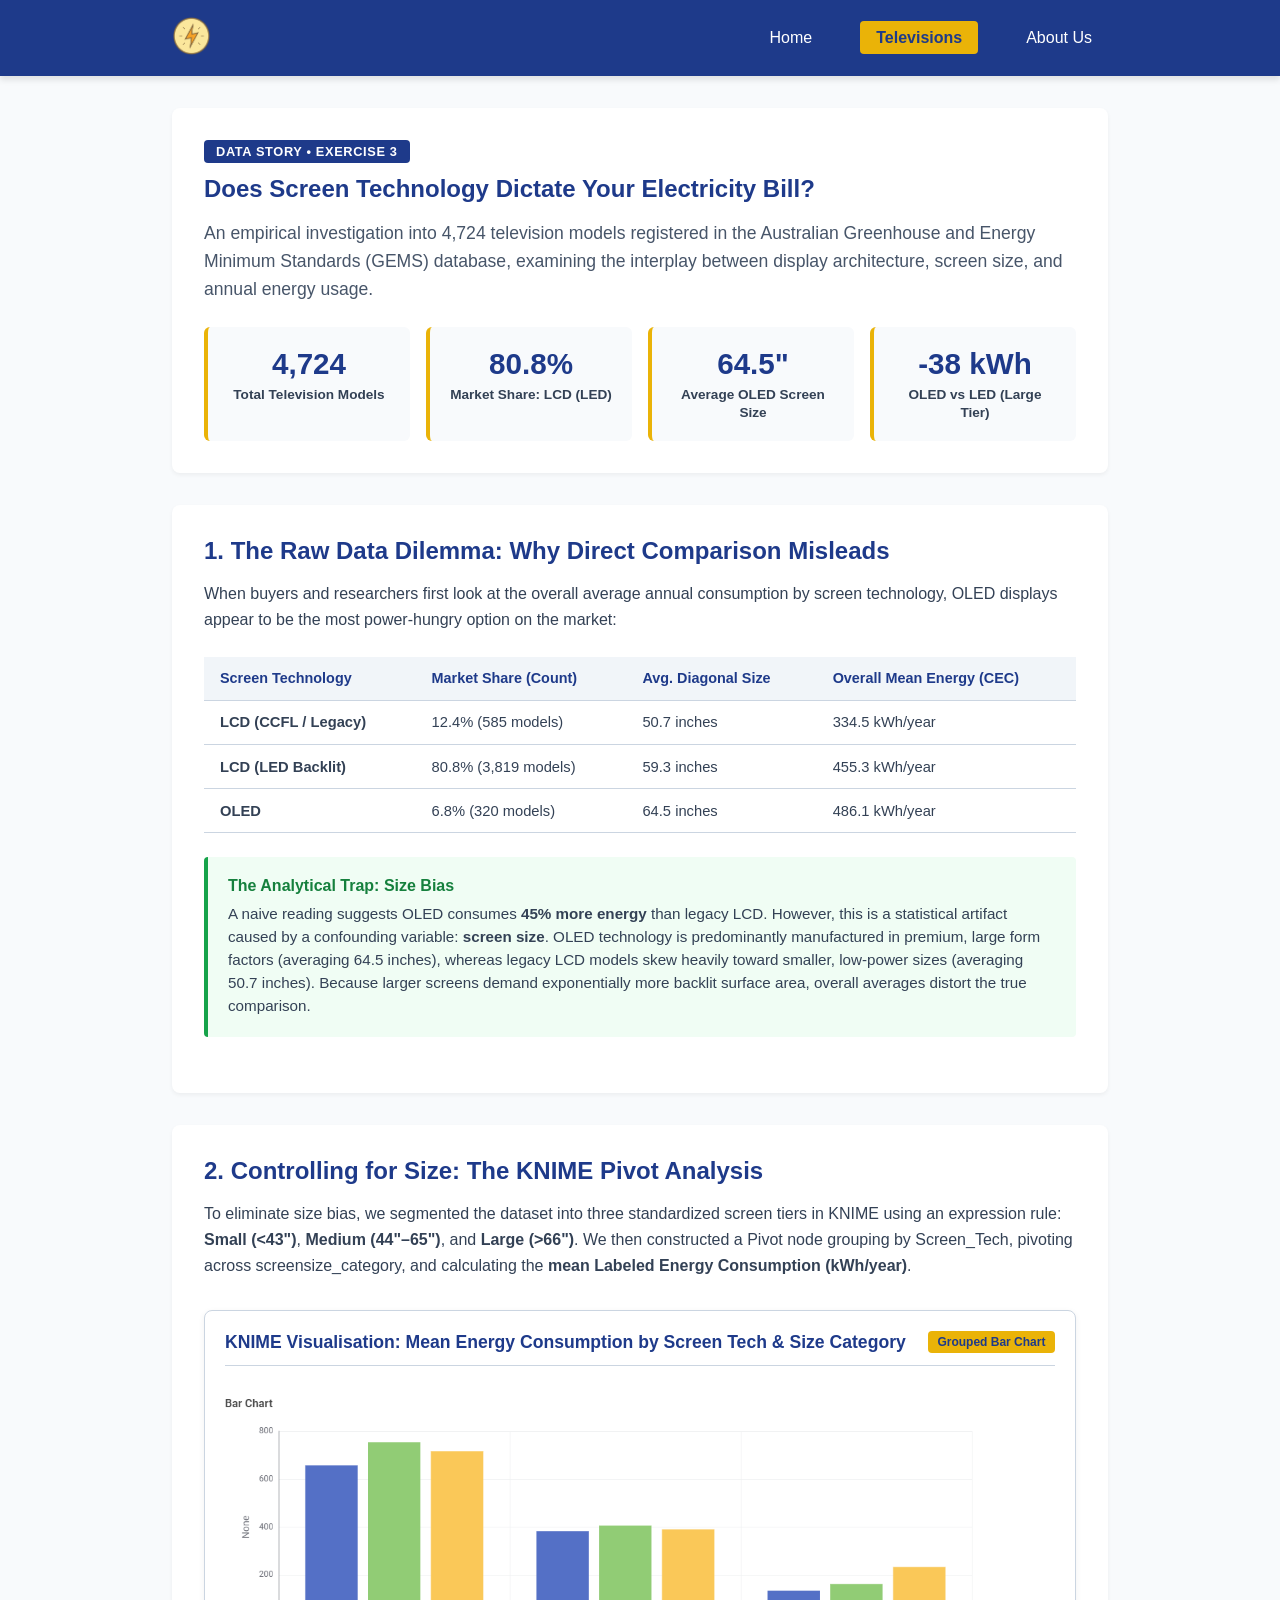
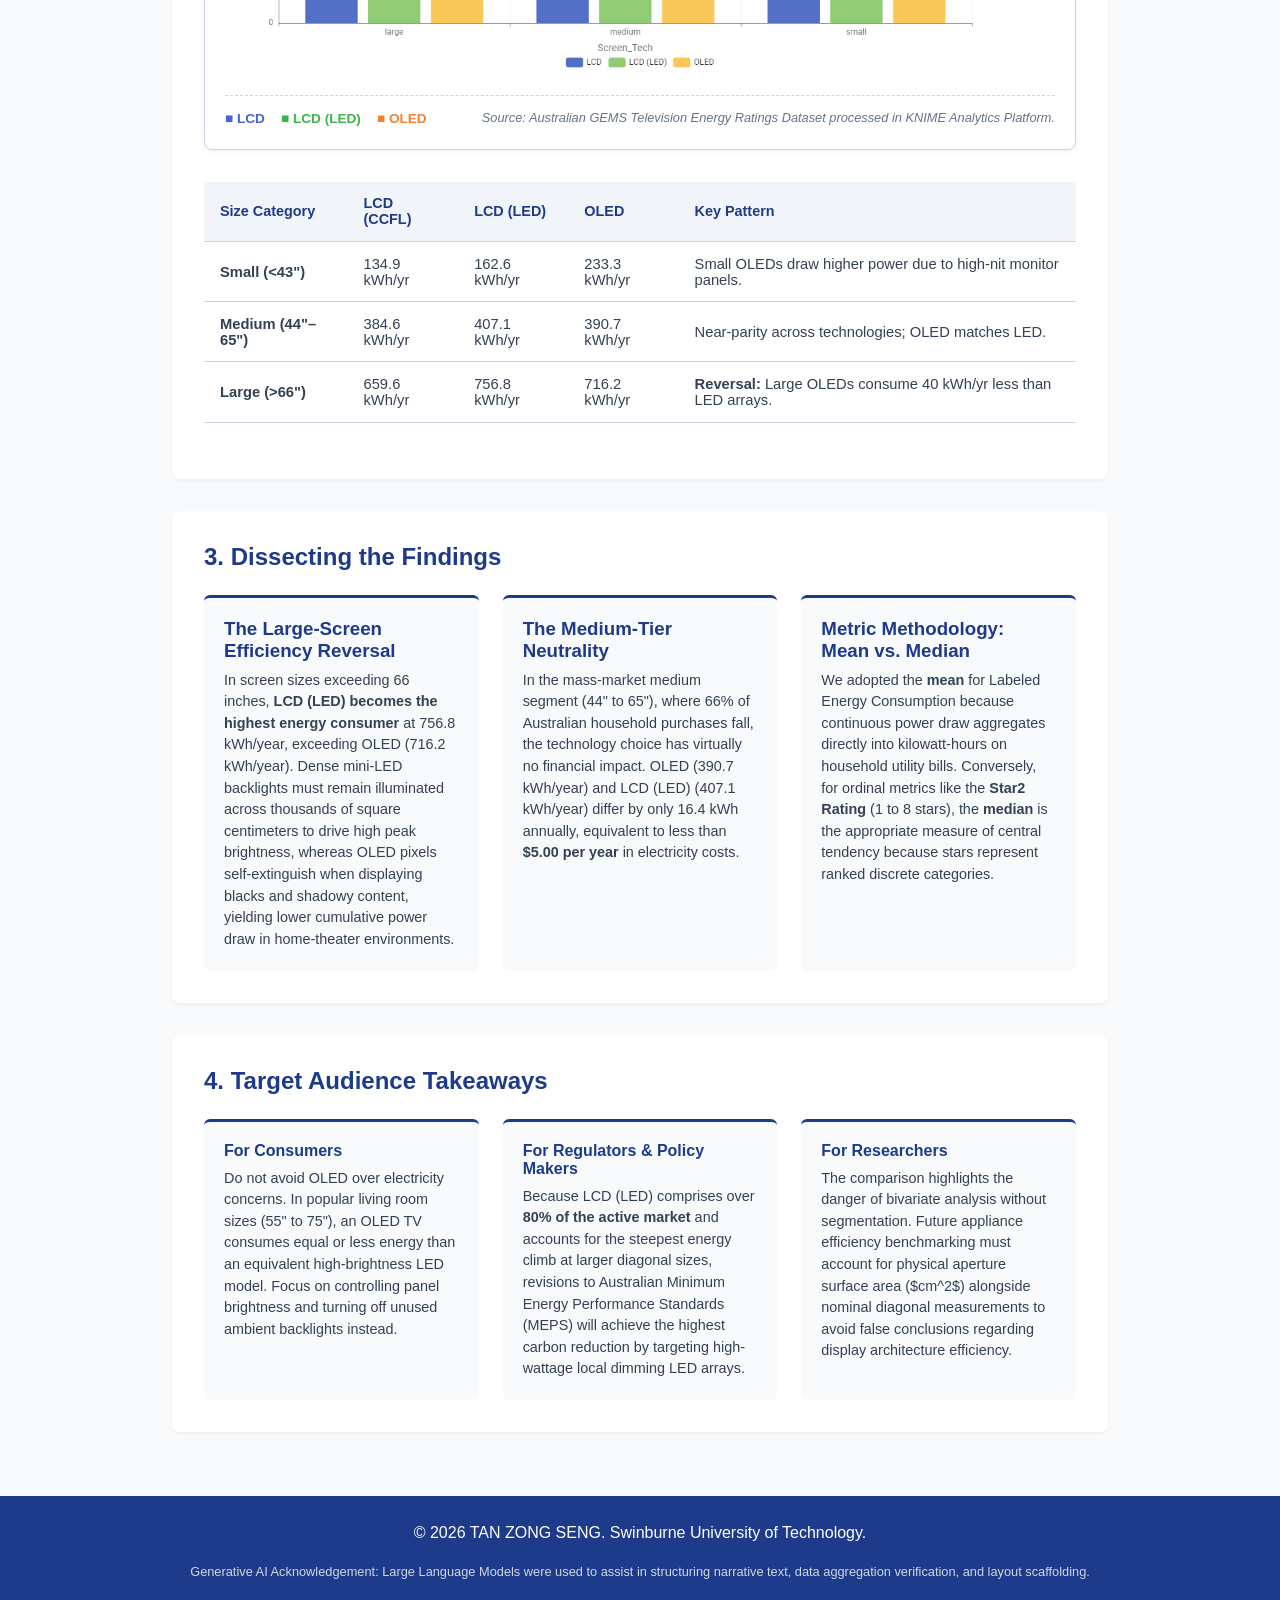
<file: Exercise 3/televisions.html>
<!DOCTYPE html>
<html lang="en">

<head>
    <meta charset="UTF-8">
    <meta name="viewport" content="width=device-width, initial-scale=1.0">
    <title>Screen Technology & Energy Consumption - Data Story</title>
    <link rel="stylesheet" href="assets/css/style.css">
</head>

<body>
    <!-- Navigation -->
    <nav>
        <div class="nav-container">
            <a href="index.html" class="logo-link">
                <img src="assets/img/logo.png" alt="Power Logo" class="logo"
                    onerror="this.src='data:image/svg+xml;utf8,<svg xmlns=\'http://www.w3.org/2000/svg\' width=\'40\' height=\'40\'><rect width=\'40\' height=\'40\' fill=\'%23facc15\'/><text x=\'50%\' y=\'50%\' fill=\'black\' font-size=\'20\' font-family=\'Arial\' dominant-baseline=\'middle\' text-anchor=\'middle\'>⚡</text></svg>'">
            </a>
            <ul class="nav-links">
                <li><a href="index.html">Home</a></li>
                <li><a href="televisions.html" class="active">Televisions</a></li>
                <li><a href="about.html">About Us</a></li>
            </ul>
        </div>
    </nav>

    <main>
        <!-- Story Header -->
        <section class="story-intro">
            <span class="story-tag">Data Story &bull; Exercise 3</span>
            <h1>Does Screen Technology Dictate Your Electricity Bill?</h1>
            <p class="story-subtitle">
                An empirical investigation into 4,724 television models registered in the Australian Greenhouse and Energy Minimum Standards (GEMS) database, examining the interplay between display architecture, screen size, and annual energy usage.
            </p>

            <div class="stat-grid">
                <div class="stat-box">
                    <span class="stat-number">4,724</span>
                    <span class="stat-label">Total Television Models</span>
                </div>
                <div class="stat-box">
                    <span class="stat-number">80.8%</span>
                    <span class="stat-label">Market Share: LCD (LED)</span>
                </div>
                <div class="stat-box">
                    <span class="stat-number">64.5"</span>
                    <span class="stat-label">Average OLED Screen Size</span>
                </div>
                <div class="stat-box">
                    <span class="stat-number">-38 kWh</span>
                    <span class="stat-label">OLED vs LED (Large Tier)</span>
                </div>
            </div>
        </section>

        <!-- Chapter 1: The Confounding Variable -->
        <section class="story-chapter">
            <h2>1. The Raw Data Dilemma: Why Direct Comparison Misleads</h2>
            <p>
                When buyers and researchers first look at the overall average annual consumption by screen technology, OLED displays appear to be the most power-hungry option on the market:
            </p>

            <div class="table-container">
                <table class="data-table">
                    <thead>
                        <tr>
                            <th>Screen Technology</th>
                            <th>Market Share (Count)</th>
                            <th>Avg. Diagonal Size</th>
                            <th>Overall Mean Energy (CEC)</th>
                        </tr>
                    </thead>
                    <tbody>
                        <tr>
                            <td><strong>LCD (CCFL / Legacy)</strong></td>
                            <td>12.4% (585 models)</td>
                            <td>50.7 inches</td>
                            <td>334.5 kWh/year</td>
                        </tr>
                        <tr>
                            <td><strong>LCD (LED Backlit)</strong></td>
                            <td>80.8% (3,819 models)</td>
                            <td>59.3 inches</td>
                            <td>455.3 kWh/year</td>
                        </tr>
                        <tr>
                            <td><strong>OLED</strong></td>
                            <td>6.8% (320 models)</td>
                            <td>64.5 inches</td>
                            <td>486.1 kWh/year</td>
                        </tr>
                    </tbody>
                </table>
            </div>

            <div class="callout-box">
                <h4>The Analytical Trap: Size Bias</h4>
                <p>
                    A naive reading suggests OLED consumes <strong>45% more energy</strong> than legacy LCD. However, this is a statistical artifact caused by a confounding variable: <strong>screen size</strong>. OLED technology is predominantly manufactured in premium, large form factors (averaging 64.5 inches), whereas legacy LCD models skew heavily toward smaller, low-power sizes (averaging 50.7 inches). Because larger screens demand exponentially more backlit surface area, overall averages distort the true comparison.
                </p>
            </div>
        </section>

        <!-- Chapter 2: The KNIME Visualisation -->
        <section class="story-chapter">
            <h2>2. Controlling for Size: The KNIME Pivot Analysis</h2>
            <p>
                To eliminate size bias, we segmented the dataset into three standardized screen tiers in KNIME using an expression rule: <strong>Small (&lt;43")</strong>, <strong>Medium (44"&ndash;65")</strong>, and <strong>Large (&gt;66")</strong>. We then constructed a Pivot node grouping by <code>Screen_Tech</code>, pivoting across <code>screensize_category</code>, and calculating the <strong>mean Labeled Energy Consumption (kWh/year)</strong>.
            </p>

            <!-- Embedded KNIME Chart Screenshot -->
            <div class="chart-wrapper">
                <div class="chart-card-header">
                    <h3>KNIME Visualisation: Mean Energy Consumption by Screen Tech & Size Category</h3>
                    <span class="badge">Grouped Bar Chart</span>
                </div>
                <div class="image-container">
                    <img src="assets/img/Bar Chart.png" 
                         alt="KNIME Grouped Bar Chart comparing LCD, LCD (LED), and OLED across large, medium, and small TV sizes" 
                         class="knime-chart-image">
                </div>
                <div class="chart-legend-explainer">
                    <span class="legend-chip chip-blue">■ LCD</span>
                    <span class="legend-chip chip-green">■ LCD (LED)</span>
                    <span class="legend-chip chip-yellow">■ OLED</span>
                    <p class="chart-note">Source: Australian GEMS Television Energy Ratings Dataset processed in KNIME Analytics Platform.</p>
                </div>
            </div>

            <!-- Quantitative Breakdown -->
            <div class="table-container">
                <table class="data-table">
                    <thead>
                        <tr>
                            <th>Size Category</th>
                            <th>LCD (CCFL)</th>
                            <th>LCD (LED)</th>
                            <th>OLED</th>
                            <th>Key Pattern</th>
                        </tr>
                    </thead>
                    <tbody>
                        <tr>
                            <td><strong>Small (&lt;43")</strong></td>
                            <td>134.9 kWh/yr</td>
                            <td>162.6 kWh/yr</td>
                            <td>233.3 kWh/yr</td>
                            <td>Small OLEDs draw higher power due to high-nit monitor panels.</td>
                        </tr>
                        <tr>
                            <td><strong>Medium (44"&ndash;65")</strong></td>
                            <td>384.6 kWh/yr</td>
                            <td>407.1 kWh/yr</td>
                            <td>390.7 kWh/yr</td>
                            <td>Near-parity across technologies; OLED matches LED.</td>
                        </tr>
                        <tr>
                            <td><strong>Large (&gt;66")</strong></td>
                            <td>659.6 kWh/yr</td>
                            <td>756.8 kWh/yr</td>
                            <td>716.2 kWh/yr</td>
                            <td><strong>Reversal:</strong> Large OLEDs consume 40 kWh/yr less than LED arrays.</td>
                        </tr>
                    </tbody>
                </table>
            </div>
        </section>

        <!-- Chapter 3: Interpreting the Visual Findings -->
        <section class="story-chapter">
            <h2>3. Dissecting the Findings</h2>
            
            <div class="narrative-grid">
                <div class="narrative-card">
                    <h3>The Large-Screen Efficiency Reversal</h3>
                    <p>
                        In screen sizes exceeding 66 inches, <strong>LCD (LED) becomes the highest energy consumer</strong> at 756.8 kWh/year, exceeding OLED (716.2 kWh/year). Dense mini-LED backlights must remain illuminated across thousands of square centimeters to drive high peak brightness, whereas OLED pixels self-extinguish when displaying blacks and shadowy content, yielding lower cumulative power draw in home-theater environments.
                    </p>
                </div>

                <div class="narrative-card">
                    <h3>The Medium-Tier Neutrality</h3>
                    <p>
                        In the mass-market medium segment (44" to 65"), where 66% of Australian household purchases fall, the technology choice has virtually no financial impact. OLED (390.7 kWh/year) and LCD (LED) (407.1 kWh/year) differ by only 16.4 kWh annually, equivalent to less than <strong>$5.00 per year</strong> in electricity costs.
                    </p>
                </div>

                <div class="narrative-card">
                    <h3>Metric Methodology: Mean vs. Median</h3>
                    <p>
                        We adopted the <strong>mean</strong> for Labeled Energy Consumption because continuous power draw aggregates directly into kilowatt-hours on household utility bills. Conversely, for ordinal metrics like the <strong>Star2 Rating</strong> (1 to 8 stars), the <strong>median</strong> is the appropriate measure of central tendency because stars represent ranked discrete categories.
                    </p>
                </div>
            </div>
        </section>

        <!-- Chapter 4: Audience-Specific Implications -->
        <section class="story-chapter">
            <h2>4. Target Audience Takeaways</h2>
            <div class="takeaways-grid">
                <div class="takeaway-card">
                    <h4>For Consumers</h4>
                    <p>
                        Do not avoid OLED over electricity concerns. In popular living room sizes (55" to 75"), an OLED TV consumes equal or less energy than an equivalent high-brightness LED model. Focus on controlling panel brightness and turning off unused ambient backlights instead.
                    </p>
                </div>

                <div class="takeaway-card">
                    <h4>For Regulators & Policy Makers</h4>
                    <p>
                        Because LCD (LED) comprises over <strong>80% of the active market</strong> and accounts for the steepest energy climb at larger diagonal sizes, revisions to Australian Minimum Energy Performance Standards (MEPS) will achieve the highest carbon reduction by targeting high-wattage local dimming LED arrays.
                    </p>
                </div>

                <div class="takeaway-card">
                    <h4>For Researchers</h4>
                    <p>
                        The comparison highlights the danger of bivariate analysis without segmentation. Future appliance efficiency benchmarking must account for physical aperture surface area ($cm^2$) alongside nominal diagonal measurements to avoid false conclusions regarding display architecture efficiency.
                    </p>
                </div>
            </div>
        </section>
    </main>

    <!-- Footer -->
    <footer>
        <p>&copy; <span id="current-year"></span> TAN ZONG SENG. Swinburne University of Technology.</p>
        <p class="genai-ack">Generative AI Acknowledgement: Large Language Models were used to assist in structuring narrative text, data aggregation verification, and layout scaffolding.</p>
    </footer>

    <script src="assets/js/main.js"></script>
</body>

</html>
</file>
<file: Exercise 0.2/assets/css/style.css>
/* --- Base Styles & Variables --- */
:root {
    /* Colors inspired by energy/power themes */
    --primary-color: #1e3a8a;
    /* Deep Blue */
    --accent-color: #eab308;
    /* Power Yellow */
    --bg-color: #f8fafc;
    --text-color: #334155;
    --white: #ffffff;
    --border-color: #cbd5e1;
}

* {
    margin: 0;
    padding: 0;
    box-sizing: border-box;
    font-family: 'Segoe UI', Tahoma, Geneva, Verdana, sans-serif;
}

body {
    background-color: var(--bg-color);
    color: var(--text-color);
    display: flex;
    flex-direction: column;
    min-height: 100vh;
}

main {
    flex: 1;
    max-width: 1000px;
    margin: 0 auto;
    padding: 2rem;
    width: 100%;
}

/* --- Navigation --- */
nav {
    background-color: var(--primary-color);
    box-shadow: 0 4px 6px rgba(0, 0, 0, 0.1);
}

.nav-container {
    max-width: 1000px;
    margin: 0 auto;
    display: flex;
    justify-content: space-between;
    align-items: center;
    padding: 1rem 2rem;
}

.logo {
    height: 40px;
    cursor: pointer;
    transition: transform 0.2s ease;
}

.logo:hover {
    transform: scale(1.05);
}

.nav-links {
    list-style: none;
    display: flex;
    gap: 2rem;
}

.nav-links a {
    color: var(--white);
    text-decoration: none;
    font-weight: 500;
    padding: 0.5rem 1rem;
    border-radius: 4px;
    transition: background-color 0.3s, color 0.3s;
}

/* Hover Effect and Active Page Indicator */
.nav-links a:hover {
    background-color: rgba(255, 255, 255, 0.1);
    color: var(--accent-color);
}

.nav-links a.active {
    background-color: var(--accent-color);
    color: var(--primary-color);
    font-weight: bold;
}

/* --- Typography & Sections --- */
h1,
h2,
h3 {
    color: var(--primary-color);
    margin-bottom: 1rem;
}

p {
    line-height: 1.6;
    margin-bottom: 1rem;
}

section {
    background: var(--white);
    padding: 2rem;
    border-radius: 8px;
    box-shadow: 0 2px 4px rgba(0, 0, 0, 0.05);
    margin-bottom: 2rem;
}

/* --- Interactive Calculator --- */
.calculator-container {
    display: flex;
    flex-direction: column;
    gap: 2rem;
}

.form-group {
    margin-bottom: 1rem;
}

.form-group label {
    display: block;
    margin-bottom: 0.5rem;
    font-weight: bold;
}

.form-group input {
    width: 100%;
    padding: 0.75rem;
    border: 1px solid var(--border-color);
    border-radius: 4px;
    font-size: 1rem;
}

.btn-calculate {
    background-color: var(--accent-color);
    color: var(--primary-color);
    border: none;
    padding: 0.75rem 1.5rem;
    font-size: 1rem;
    font-weight: bold;
    border-radius: 4px;
    cursor: pointer;
    transition: opacity 0.2s;
}

.btn-calculate:hover {
    opacity: 0.9;
}

.error-message {
    color: #dc2626;
    margin-top: 1rem;
    font-weight: 500;
}

.hidden {
    display: none;
}

.results-panel {
    background-color: var(--bg-color);
    padding: 1.5rem;
    border-radius: 8px;
    border: 1px solid var(--border-color);
}

.results-grid {
    display: grid;
    grid-template-columns: repeat(auto-fit, minmax(200px, 1fr));
    gap: 1rem;
    margin-top: 1rem;
}

.result-card {
    background: var(--white);
    padding: 1rem;
    border-radius: 4px;
    text-align: center;
    box-shadow: 0 1px 3px rgba(0, 0, 0, 0.1);
}

.result-card .cost {
    font-size: 1.25rem;
    font-weight: bold;
    color: var(--primary-color);
    margin-top: 0.5rem;
}

/* --- FAQ Accordion --- */
.accordion-btn {
    background-color: #e2e8f0;
    color: var(--text-color);
    cursor: pointer;
    padding: 1rem;
    width: 100%;
    text-align: left;
    border: none;
    outline: none;
    font-size: 1rem;
    font-weight: bold;
    transition: background-color 0.3s;
    border-radius: 4px;
    margin-bottom: 0.5rem;
}

.accordion-btn:hover,
.accordion-btn.active {
    background-color: var(--border-color);
}

.accordion-panel {
    padding: 0 1rem;
    background-color: white;
    max-height: 0;
    overflow: hidden;
    transition: max-height 0.3s ease-out;
    margin-bottom: 1rem;
}

.accordion-panel p {
    padding-top: 1rem;
}

/* --- Footer --- */
footer {
    background-color: var(--primary-color);
    color: var(--white);
    text-align: center;
    padding: 1.5rem;
    margin-top: auto;
}

.genai-ack {
    font-size: 0.8rem;
    opacity: 0.8;
    margin-top: 0.5rem;
    margin-bottom: 0;
}
</file>
<file: Exercise 5/assets/css/style.css>
/* --- Base Styles & Variables --- */
:root {
    /* Colors inspired by energy/power themes */
    --primary-color: #1e3a8a;
    /* Deep Blue */
    --accent-color: #eab308;
    /* Power Yellow */
    --bg-color: #f8fafc;
    --text-color: #334155;
    --white: #ffffff;
    --border-color: #cbd5e1;
}

* {
    margin: 0;
    padding: 0;
    box-sizing: border-box;
    font-family: 'Segoe UI', Tahoma, Geneva, Verdana, sans-serif;
}

body {
    background-color: var(--bg-color);
    color: var(--text-color);
    display: flex;
    flex-direction: column;
    min-height: 100vh;
}

main {
    flex: 1;
    max-width: 1000px;
    margin: 0 auto;
    padding: 2rem;
    width: 100%;
}

/* --- Navigation --- */
nav {
    background-color: var(--primary-color);
    box-shadow: 0 4px 6px rgba(0, 0, 0, 0.1);
}

.nav-container {
    max-width: 1000px;
    margin: 0 auto;
    display: flex;
    justify-content: space-between;
    align-items: center;
    padding: 1rem 2rem;
}

.logo {
    height: 40px;
    cursor: pointer;
    transition: transform 0.2s ease;
}

.logo:hover {
    transform: scale(1.05);
}

.nav-links {
    list-style: none;
    display: flex;
    gap: 2rem;
}

.nav-links a {
    color: var(--white);
    text-decoration: none;
    font-weight: 500;
    padding: 0.5rem 1rem;
    border-radius: 4px;
    transition: background-color 0.3s, color 0.3s;
}

/* Hover Effect and Active Page Indicator */
.nav-links a:hover {
    background-color: rgba(255, 255, 255, 0.1);
    color: var(--accent-color);
}

.nav-links a.active {
    background-color: var(--accent-color);
    color: var(--primary-color);
    font-weight: bold;
}

/* --- Typography & Sections --- */
h1,
h2,
h3 {
    color: var(--primary-color);
    margin-bottom: 1rem;
}

p {
    line-height: 1.6;
    margin-bottom: 1rem;
}

section {
    background: var(--white);
    padding: 2rem;
    border-radius: 8px;
    box-shadow: 0 2px 4px rgba(0, 0, 0, 0.05);
    margin-bottom: 2rem;
}

/* --- Interactive Calculator --- */
.calculator-container {
    display: flex;
    flex-direction: column;
    gap: 2rem;
}

.form-group {
    margin-bottom: 1rem;
}

.form-group label {
    display: block;
    margin-bottom: 0.5rem;
    font-weight: bold;
}

.form-group input {
    width: 100%;
    padding: 0.75rem;
    border: 1px solid var(--border-color);
    border-radius: 4px;
    font-size: 1rem;
}

.btn-calculate {
    background-color: var(--accent-color);
    color: var(--primary-color);
    border: none;
    padding: 0.75rem 1.5rem;
    font-size: 1rem;
    font-weight: bold;
    border-radius: 4px;
    cursor: pointer;
    transition: opacity 0.2s;
}

.btn-calculate:hover {
    opacity: 0.9;
}

.error-message {
    color: #dc2626;
    margin-top: 1rem;
    font-weight: 500;
}

.hidden {
    display: none;
}

.results-panel {
    background-color: var(--bg-color);
    padding: 1.5rem;
    border-radius: 8px;
    border: 1px solid var(--border-color);
}

.results-grid {
    display: grid;
    grid-template-columns: repeat(auto-fit, minmax(200px, 1fr));
    gap: 1rem;
    margin-top: 1rem;
}

.result-card {
    background: var(--white);
    padding: 1rem;
    border-radius: 4px;
    text-align: center;
    box-shadow: 0 1px 3px rgba(0, 0, 0, 0.1);
}

.result-card .cost {
    font-size: 1.25rem;
    font-weight: bold;
    color: var(--primary-color);
    margin-top: 0.5rem;
}

/* --- FAQ Accordion --- */
.accordion-btn {
    background-color: #e2e8f0;
    color: var(--text-color);
    cursor: pointer;
    padding: 1rem;
    width: 100%;
    text-align: left;
    border: none;
    outline: none;
    font-size: 1rem;
    font-weight: bold;
    transition: background-color 0.3s;
    border-radius: 4px;
    margin-bottom: 0.5rem;
}

.accordion-btn:hover,
.accordion-btn.active {
    background-color: var(--border-color);
}

.accordion-panel {
    padding: 0 1rem;
    background-color: white;
    max-height: 0;
    overflow: hidden;
    transition: max-height 0.3s ease-out;
    margin-bottom: 1rem;
}

.accordion-panel p {
    padding-top: 1rem;
}

/* --- Footer --- */
footer {
    background-color: var(--primary-color);
    color: var(--white);
    text-align: center;
    padding: 1.5rem;
    margin-top: auto;
}

.genai-ack {
    font-size: 0.8rem;
    opacity: 0.8;
    margin-top: 0.5rem;
    margin-bottom: 0;
}
</file>
<file: Exercise 6/assets/css/style.css>
/* --- Base Styles & Variables --- */
:root {
    /* Colors inspired by energy/power themes */
    --primary-color: #1e3a8a;       /* Deep Blue */
    --accent-color: #eab308;        /* Power Yellow */
    --bg-color: #f8fafc;
    --text-color: #334155;
    --white: #ffffff;
    --border-color: #cbd5e1;
}

* {
    margin: 0;
    padding: 0;
    box-sizing: border-box;
    font-family: 'Segoe UI', Tahoma, Geneva, Verdana, sans-serif;
}

body {
    background-color: var(--bg-color);
    color: var(--text-color);
    display: flex;
    flex-direction: column;
    min-height: 100vh;
}

main {
    flex: 1;
    max-width: 1000px;
    margin: 0 auto;
    padding: 2rem;
    width: 100%;
}

/* --- Navigation --- */
nav {
    background-color: var(--primary-color);
    box-shadow: 0 4px 6px rgba(0, 0, 0, 0.1);
}

.nav-container {
    max-width: 1000px;
    margin: 0 auto;
    display: flex;
    justify-content: space-between;
    align-items: center;
    padding: 1rem 2rem;
}

.logo {
    height: 40px;
    cursor: pointer;
    transition: transform 0.2s ease;
}

.logo:hover {
    transform: scale(1.05);
}

.nav-links {
    list-style: none;
    display: flex;
    gap: 2rem;
}

.nav-links a {
    color: var(--white);
    text-decoration: none;
    font-weight: 500;
    padding: 0.5rem 1rem;
    border-radius: 4px;
    transition: background-color 0.3s, color 0.3s;
}

/* Hover Effect and Active Page Indicator */
.nav-links a:hover {
    background-color: rgba(255, 255, 255, 0.1);
    color: var(--accent-color);
}

.nav-links a.active {
    background-color: var(--accent-color);
    color: var(--primary-color);
    font-weight: bold;
}

/* --- Typography & Section Cards --- */
h1,
h2,
h3 {
    color: var(--primary-color);
    margin-bottom: 1rem;
}

p {
    line-height: 1.6;
    margin-bottom: 1rem;
}

section {
    background: var(--white);
    padding: 2rem;
    border-radius: 8px;
    box-shadow: 0 2px 4px rgba(0, 0, 0, 0.05);
    margin-bottom: 2rem;
}

/* --- Interactive Calculator (Home Page Support) --- */
.calculator-container {
    display: flex;
    flex-direction: column;
    gap: 2rem;
}

.form-group {
    margin-bottom: 1rem;
}

.form-group label {
    display: block;
    margin-bottom: 0.5rem;
    font-weight: bold;
}

.form-group input {
    width: 100%;
    padding: 0.75rem;
    border: 1px solid var(--border-color);
    border-radius: 4px;
    font-size: 1rem;
}

.btn-calculate {
    background-color: var(--accent-color);
    color: var(--primary-color);
    border: none;
    padding: 0.75rem 1.5rem;
    font-size: 1rem;
    font-weight: bold;
    border-radius: 4px;
    cursor: pointer;
    transition: opacity 0.2s;
}

.btn-calculate:hover {
    opacity: 0.9;
}

.error-message {
    color: #dc2626;
    margin-top: 1rem;
    font-weight: 500;
}

.hidden {
    display: none;
}

.results-panel {
    background-color: var(--bg-color);
    padding: 1.5rem;
    border-radius: 8px;
    border: 1px solid var(--border-color);
}

.results-grid {
    display: grid;
    grid-template-columns: repeat(auto-fit, minmax(200px, 1fr));
    gap: 1rem;
    margin-top: 1rem;
}

.result-card {
    background: var(--white);
    padding: 1rem;
    border-radius: 4px;
    text-align: center;
    box-shadow: 0 1px 3px rgba(0, 0, 0, 0.1);
}

.result-card .cost {
    font-size: 1.25rem;
    font-weight: bold;
    color: var(--primary-color);
    margin-top: 0.5rem;
}

/* --- FAQ Accordion --- */
.accordion-btn {
    background-color: #e2e8f0;
    color: var(--text-color);
    cursor: pointer;
    padding: 1rem;
    width: 100%;
    text-align: left;
    border: none;
    outline: none;
    font-size: 1rem;
    font-weight: bold;
    transition: background-color 0.3s;
    border-radius: 4px;
    margin-bottom: 0.5rem;
}

.accordion-btn:hover,
.accordion-btn.active {
    background-color: var(--border-color);
}

.accordion-panel {
    padding: 0 1rem;
    background-color: white;
    max-height: 0;
    overflow: hidden;
    transition: max-height 0.3s ease-out;
    margin-bottom: 1rem;
}

.accordion-panel p {
    padding-top: 1rem;
}

/* --- Exercise 6.1: Histogram Visualisation Styles --- */
.responsive-svg-container {
    width: 100%;
    max-width: 900px;
    margin: 1.5rem auto 0 auto;
}

.responsive-svg-container svg {
    width: 100%;
    height: auto;
    display: block;
}

.axis-label {
    font-family: 'Segoe UI', Tahoma, Geneva, Verdana, sans-serif;
    font-size: 13px;
    font-weight: 600;
    fill: var(--text-color);
}

.tick text {
    font-family: 'Segoe UI', Tahoma, Geneva, Verdana, sans-serif;
    font-size: 12px;
    fill: #64748b;
}

.tick line,
.domain {
    stroke: var(--border-color);
}

.data-source-section a {
    color: var(--primary-color);
    font-weight: 600;
    text-decoration: underline;
}

.data-source-section a:hover {
    color: var(--accent-color);
}

/* --- Footer --- */
footer {
    background-color: var(--primary-color);
    color: var(--white);
    text-align: center;
    padding: 1.5rem;
    margin-top: auto;
}

.genai-ack {
    font-size: 0.8rem;
    opacity: 0.8;
    margin-top: 0.5rem;
    margin-bottom: 0;
}

/* --- Exercise 6.2: Filter Buttons --- */
#filters_screen {
    display: flex;
    gap: 0.5rem;
    margin: 1rem 0 0.5rem 0;
}

.filter {
    min-width: 80px;
    padding: 8px 16px;
    font-family: inherit;
    font-size: 15px;
    font-weight: 600;
    line-height: 1;
    color: var(--white);
    background-color: var(--primary-color); /* Deep blue */
    border: 2px solid var(--primary-color);
    border-radius: 4px;
    cursor: pointer;
    transition: background-color 0.25s ease, border-color 0.25s ease, color 0.25s ease;
}

.filter:hover {
    background-color: var(--accent-color); /* Power yellow hover */
    border-color: var(--accent-color);
    color: var(--primary-color);
}

.filter.active {
    cursor: default;
    background-color: var(--accent-color); /* Active button highlights in accent yellow */
    border-color: var(--accent-color);
    color: var(--primary-color);
}

/* --- Screen Size Filter --- */
.size-filter-container {
    margin-top: 1.5rem;
    padding-top: 1rem;
    border-top: 1px dashed var(--border-color);
}

.filter-caption {
    font-size: 0.95rem;
    font-weight: 600;
    color: var(--text-color);
    margin-bottom: 0.5rem;
}

#filters_size {
    display: flex;
    flex-wrap: wrap;
    gap: 0.5rem;
}
</file>
<file: Exercise 4/Exercise 4.1/assets/css/style.css>
/* --- Base Styles & Variables --- */
:root {
    /* Colors inspired by energy/power themes */
    --primary-color: #1e3a8a;
    /* Deep Blue */
    --accent-color: #eab308;
    /* Power Yellow */
    --bg-color: #f8fafc;
    --text-color: #334155;
    --white: #ffffff;
    --border-color: #cbd5e1;
}

* {
    margin: 0;
    padding: 0;
    box-sizing: border-box;
    font-family: 'Segoe UI', Tahoma, Geneva, Verdana, sans-serif;
}

body {
    background-color: var(--bg-color);
    color: var(--text-color);
    display: flex;
    flex-direction: column;
    min-height: 100vh;
}

main {
    flex: 1;
    max-width: 1000px;
    margin: 0 auto;
    padding: 2rem;
    width: 100%;
}

/* --- Navigation --- */
nav {
    background-color: var(--primary-color);
    box-shadow: 0 4px 6px rgba(0, 0, 0, 0.1);
}

.nav-container {
    max-width: 1000px;
    margin: 0 auto;
    display: flex;
    justify-content: space-between;
    align-items: center;
    padding: 1rem 2rem;
}

.logo {
    height: 40px;
    cursor: pointer;
    transition: transform 0.2s ease;
}

.logo:hover {
    transform: scale(1.05);
}

.nav-links {
    list-style: none;
    display: flex;
    gap: 2rem;
}

.nav-links a {
    color: var(--white);
    text-decoration: none;
    font-weight: 500;
    padding: 0.5rem 1rem;
    border-radius: 4px;
    transition: background-color 0.3s, color 0.3s;
}

/* Hover Effect and Active Page Indicator */
.nav-links a:hover {
    background-color: rgba(255, 255, 255, 0.1);
    color: var(--accent-color);
}

.nav-links a.active {
    background-color: var(--accent-color);
    color: var(--primary-color);
    font-weight: bold;
}

/* --- Typography & Sections --- */
h1,
h2,
h3 {
    color: var(--primary-color);
    margin-bottom: 1rem;
}

p {
    line-height: 1.6;
    margin-bottom: 1rem;
}

section {
    background: var(--white);
    padding: 2rem;
    border-radius: 8px;
    box-shadow: 0 2px 4px rgba(0, 0, 0, 0.05);
    margin-bottom: 2rem;
}

/* --- Interactive Calculator --- */
.calculator-container {
    display: flex;
    flex-direction: column;
    gap: 2rem;
}

.form-group {
    margin-bottom: 1rem;
}

.form-group label {
    display: block;
    margin-bottom: 0.5rem;
    font-weight: bold;
}

.form-group input {
    width: 100%;
    padding: 0.75rem;
    border: 1px solid var(--border-color);
    border-radius: 4px;
    font-size: 1rem;
}

.btn-calculate {
    background-color: var(--accent-color);
    color: var(--primary-color);
    border: none;
    padding: 0.75rem 1.5rem;
    font-size: 1rem;
    font-weight: bold;
    border-radius: 4px;
    cursor: pointer;
    transition: opacity 0.2s;
}

.btn-calculate:hover {
    opacity: 0.9;
}

.error-message {
    color: #dc2626;
    margin-top: 1rem;
    font-weight: 500;
}

.hidden {
    display: none;
}

.results-panel {
    background-color: var(--bg-color);
    padding: 1.5rem;
    border-radius: 8px;
    border: 1px solid var(--border-color);
}

.results-grid {
    display: grid;
    grid-template-columns: repeat(auto-fit, minmax(200px, 1fr));
    gap: 1rem;
    margin-top: 1rem;
}

.result-card {
    background: var(--white);
    padding: 1rem;
    border-radius: 4px;
    text-align: center;
    box-shadow: 0 1px 3px rgba(0, 0, 0, 0.1);
}

.result-card .cost {
    font-size: 1.25rem;
    font-weight: bold;
    color: var(--primary-color);
    margin-top: 0.5rem;
}

/* --- FAQ Accordion --- */
.accordion-btn {
    background-color: #e2e8f0;
    color: var(--text-color);
    cursor: pointer;
    padding: 1rem;
    width: 100%;
    text-align: left;
    border: none;
    outline: none;
    font-size: 1rem;
    font-weight: bold;
    transition: background-color 0.3s;
    border-radius: 4px;
    margin-bottom: 0.5rem;
}

.accordion-btn:hover,
.accordion-btn.active {
    background-color: var(--border-color);
}

.accordion-panel {
    padding: 0 1rem;
    background-color: white;
    max-height: 0;
    overflow: hidden;
    transition: max-height 0.3s ease-out;
    margin-bottom: 1rem;
}

.accordion-panel p {
    padding-top: 1rem;
}

/* --- Footer --- */
footer {
    background-color: var(--primary-color);
    color: var(--white);
    text-align: center;
    padding: 1.5rem;
    margin-top: auto;
}

.genai-ack {
    font-size: 0.8rem;
    opacity: 0.8;
    margin-top: 0.5rem;
    margin-bottom: 0;
}
</file>
<file: Exercise 4/Exercise 4.3/assets/css/style.css>
/* --- Base Styles & Variables --- */
:root {
    --primary-color: #1e3a8a;       /* Deep Blue */
    --accent-color: #eab308;        /* Power Yellow */
    --bg-color: #f8fafc;
    --text-color: #334155;
    --white: #ffffff;
    --border-color: #cbd5e1;
}

* {
    margin: 0;
    padding: 0;
    box-sizing: border-box;
    font-family: 'Segoe UI', Tahoma, Geneva, Verdana, sans-serif;
}

body {
    background-color: var(--bg-color);
    color: var(--text-color);
    display: flex;
    flex-direction: column;
    min-height: 100vh;
}

main {
    flex: 1;
    max-width: 1000px;
    margin: 0 auto;
    padding: 2rem;
    width: 100%;
}

/* --- Navigation --- */
nav {
    background-color: var(--primary-color);
    box-shadow: 0 4px 6px rgba(0, 0, 0, 0.1);
}

.nav-container {
    max-width: 1000px;
    margin: 0 auto;
    display: flex;
    justify-content: space-between;
    align-items: center;
    padding: 1rem 2rem;
}

.logo {
    height: 40px;
    cursor: pointer;
    transition: transform 0.2s ease;
}

.logo:hover {
    transform: scale(1.05);
}

.nav-links {
    list-style: none;
    display: flex;
    gap: 2rem;
}

.nav-links a {
    color: var(--white);
    text-decoration: none;
    font-weight: 500;
    padding: 0.5rem 1rem;
    border-radius: 4px;
    transition: background-color 0.3s, color 0.3s;
}

/* Hover Effect and Active Page Indicator */
.nav-links a:hover {
    background-color: rgba(255, 255, 255, 0.1);
    color: var(--accent-color);
}

.nav-links a.active {
    background-color: var(--accent-color);
    color: var(--primary-color);
    font-weight: bold;
}

/* --- Typography & Sections --- */
h1,
h2,
h3 {
    color: var(--primary-color);
    margin-bottom: 1rem;
}

p {
    line-height: 1.6;
    margin-bottom: 1rem;
}

section {
    background: var(--white);
    padding: 2rem;
    border-radius: 8px;
    box-shadow: 0 2px 4px rgba(0, 0, 0, 0.05);
    margin-bottom: 2rem;
}

/* --- Exercise 4.3: Responsive SVG Container --- */
.responsive-svg-container {
    margin-right: auto;
    margin-left: auto;
    width: 100%;
    max-width: 1200px;
    margin-top: 1rem;
}

.responsive-svg-container svg {
    width: 100%;
    height: auto;
    display: block;
}

/* --- Interactive Calculator --- */
.calculator-container {
    display: flex;
    flex-direction: column;
    gap: 2rem;
}

.form-group {
    margin-bottom: 1rem;
}

.form-group label {
    display: block;
    margin-bottom: 0.5rem;
    font-weight: bold;
}

.form-group input {
    width: 100%;
    padding: 0.75rem;
    border: 1px solid var(--border-color);
    border-radius: 4px;
    font-size: 1rem;
}

.btn-calculate {
    background-color: var(--accent-color);
    color: var(--primary-color);
    border: none;
    padding: 0.75rem 1.5rem;
    font-size: 1rem;
    font-weight: bold;
    border-radius: 4px;
    cursor: pointer;
    transition: opacity 0.2s;
}

.btn-calculate:hover {
    opacity: 0.9;
}

.error-message {
    color: #dc2626;
    margin-top: 1rem;
    font-weight: 500;
}

.hidden {
    display: none;
}

.results-panel {
    background-color: var(--bg-color);
    padding: 1.5rem;
    border-radius: 8px;
    border: 1px solid var(--border-color);
}

.results-grid {
    display: grid;
    grid-template-columns: repeat(auto-fit, minmax(200px, 1fr));
    gap: 1rem;
    margin-top: 1rem;
}

.result-card {
    background: var(--white);
    padding: 1rem;
    border-radius: 4px;
    text-align: center;
    box-shadow: 0 1px 3px rgba(0, 0, 0, 0.1);
}

.result-card .cost {
    font-size: 1.25rem;
    font-weight: bold;
    color: var(--primary-color);
    margin-top: 0.5rem;
}

/* --- FAQ Accordion --- */
.accordion-btn {
    background-color: #e2e8f0;
    color: var(--text-color);
    cursor: pointer;
    padding: 1rem;
    width: 100%;
    text-align: left;
    border: none;
    outline: none;
    font-size: 1rem;
    font-weight: bold;
    transition: background-color 0.3s;
    border-radius: 4px;
    margin-bottom: 0.5rem;
}

.accordion-btn:hover,
.accordion-btn.active {
    background-color: var(--border-color);
}

.accordion-panel {
    padding: 0 1rem;
    background-color: white;
    max-height: 0;
    overflow: hidden;
    transition: max-height 0.3s ease-out;
    margin-bottom: 1rem;
}

.accordion-panel p {
    padding-top: 1rem;
}

/* --- Footer --- */
footer {
    background-color: var(--primary-color);
    color: var(--white);
    text-align: center;
    padding: 1.5rem;
    margin-top: auto;
}

.genai-ack {
    font-size: 0.8rem;
    opacity: 0.8;
    margin-top: 0.5rem;
    margin-bottom: 0;
}
</file>
<file: Exercise 4/Exercise 4.6/assets/css/style.css>
/* --- Base Styles & Variables --- */
:root {
    --primary-color: #1e3a8a;       /* Deep Blue */
    --accent-color: #eab308;        /* Power Yellow */
    --bg-color: #f8fafc;
    --text-color: #334155;
    --white: #ffffff;
    --border-color: #cbd5e1;
}

* {
    margin: 0;
    padding: 0;
    box-sizing: border-box;
    font-family: 'Segoe UI', Tahoma, Geneva, Verdana, sans-serif;
}

body {
    background-color: var(--bg-color);
    color: var(--text-color);
    display: flex;
    flex-direction: column;
    min-height: 100vh;
}

main {
    flex: 1;
    max-width: 1000px;
    margin: 0 auto;
    padding: 2rem;
    width: 100%;
}

/* --- Navigation --- */
nav {
    background-color: var(--primary-color);
    box-shadow: 0 4px 6px rgba(0, 0, 0, 0.1);
}

.nav-container {
    max-width: 1000px;
    margin: 0 auto;
    display: flex;
    justify-content: space-between;
    align-items: center;
    padding: 1rem 2rem;
}

.logo {
    height: 40px;
    cursor: pointer;
    transition: transform 0.2s ease;
}

.logo:hover {
    transform: scale(1.05);
}

.nav-links {
    list-style: none;
    display: flex;
    gap: 2rem;
}

.nav-links a {
    color: var(--white);
    text-decoration: none;
    font-weight: 500;
    padding: 0.5rem 1rem;
    border-radius: 4px;
    transition: background-color 0.3s, color 0.3s;
}

/* Hover Effect and Active Page Indicator */
.nav-links a:hover {
    background-color: rgba(255, 255, 255, 0.1);
    color: var(--accent-color);
}

.nav-links a.active {
    background-color: var(--accent-color);
    color: var(--primary-color);
    font-weight: bold;
}

/* --- Typography & Sections --- */
h1,
h2,
h3 {
    color: var(--primary-color);
    margin-bottom: 1rem;
}

p {
    line-height: 1.6;
    margin-bottom: 1rem;
}

section {
    background: var(--white);
    padding: 2rem;
    border-radius: 8px;
    box-shadow: 0 2px 4px rgba(0, 0, 0, 0.05);
    margin-bottom: 2rem;
}

/* --- Exercise 4.3: Responsive SVG Container --- */
.responsive-svg-container {
    margin-right: auto;
    margin-left: auto;
    width: 100%;
    max-width: 1200px;
    margin-top: 1rem;
}

.responsive-svg-container svg {
    width: 100%;
    height: auto;
    display: block;
}

/* --- Interactive Calculator --- */
.calculator-container {
    display: flex;
    flex-direction: column;
    gap: 2rem;
}

.form-group {
    margin-bottom: 1rem;
}

.form-group label {
    display: block;
    margin-bottom: 0.5rem;
    font-weight: bold;
}

.form-group input {
    width: 100%;
    padding: 0.75rem;
    border: 1px solid var(--border-color);
    border-radius: 4px;
    font-size: 1rem;
}

.btn-calculate {
    background-color: var(--accent-color);
    color: var(--primary-color);
    border: none;
    padding: 0.75rem 1.5rem;
    font-size: 1rem;
    font-weight: bold;
    border-radius: 4px;
    cursor: pointer;
    transition: opacity 0.2s;
}

.btn-calculate:hover {
    opacity: 0.9;
}

.error-message {
    color: #dc2626;
    margin-top: 1rem;
    font-weight: 500;
}

.hidden {
    display: none;
}

.results-panel {
    background-color: var(--bg-color);
    padding: 1.5rem;
    border-radius: 8px;
    border: 1px solid var(--border-color);
}

.results-grid {
    display: grid;
    grid-template-columns: repeat(auto-fit, minmax(200px, 1fr));
    gap: 1rem;
    margin-top: 1rem;
}

.result-card {
    background: var(--white);
    padding: 1rem;
    border-radius: 4px;
    text-align: center;
    box-shadow: 0 1px 3px rgba(0, 0, 0, 0.1);
}

.result-card .cost {
    font-size: 1.25rem;
    font-weight: bold;
    color: var(--primary-color);
    margin-top: 0.5rem;
}

/* --- FAQ Accordion --- */
.accordion-btn {
    background-color: #e2e8f0;
    color: var(--text-color);
    cursor: pointer;
    padding: 1rem;
    width: 100%;
    text-align: left;
    border: none;
    outline: none;
    font-size: 1rem;
    font-weight: bold;
    transition: background-color 0.3s;
    border-radius: 4px;
    margin-bottom: 0.5rem;
}

.accordion-btn:hover,
.accordion-btn.active {
    background-color: var(--border-color);
}

.accordion-panel {
    padding: 0 1rem;
    background-color: white;
    max-height: 0;
    overflow: hidden;
    transition: max-height 0.3s ease-out;
    margin-bottom: 1rem;
}

.accordion-panel p {
    padding-top: 1rem;
}

/* --- Footer --- */
footer {
    background-color: var(--primary-color);
    color: var(--white);
    text-align: center;
    padding: 1.5rem;
    margin-top: auto;
}

.genai-ack {
    font-size: 0.8rem;
    opacity: 0.8;
    margin-top: 0.5rem;
    margin-bottom: 0;
}
</file>
<file: Exercise 3/assets/css/style.css>
/* --- Base Styles & Variables --- */
:root {
    /* Colors inspired by energy/power themes */
    --primary-color: #1e3a8a;       /* Deep Blue */
    --accent-color: #eab308;        /* Power Yellow */
    --bg-color: #f8fafc;
    --text-color: #334155;
    --white: #ffffff;
    --border-color: #cbd5e1;
}

* {
    margin: 0;
    padding: 0;
    box-sizing: border-box;
    font-family: 'Segoe UI', Tahoma, Geneva, Verdana, sans-serif;
}

body {
    background-color: var(--bg-color);
    color: var(--text-color);
    display: flex;
    flex-direction: column;
    min-height: 100vh;
}

main {
    flex: 1;
    max-width: 1000px;
    margin: 0 auto;
    padding: 2rem;
    width: 100%;
}

/* --- Navigation --- */
nav {
    background-color: var(--primary-color);
    box-shadow: 0 4px 6px rgba(0, 0, 0, 0.1);
}

.nav-container {
    max-width: 1000px;
    margin: 0 auto;
    display: flex;
    justify-content: space-between;
    align-items: center;
    padding: 1rem 2rem;
}

.logo {
    height: 40px;
    cursor: pointer;
    transition: transform 0.2s ease;
}

.logo:hover {
    transform: scale(1.05);
}

.nav-links {
    list-style: none;
    display: flex;
    gap: 2rem;
}

.nav-links a {
    color: var(--white);
    text-decoration: none;
    font-weight: 500;
    padding: 0.5rem 1rem;
    border-radius: 4px;
    transition: background-color 0.3s, color 0.3s;
}

/* Hover Effect and Active Page Indicator */
.nav-links a:hover {
    background-color: rgba(255, 255, 255, 0.1);
    color: var(--accent-color);
}

.nav-links a.active {
    background-color: var(--accent-color);
    color: var(--primary-color);
    font-weight: bold;
}

/* --- Typography & Generic Sections --- */
h1,
h2,
h3 {
    color: var(--primary-color);
    margin-bottom: 1rem;
}

p {
    line-height: 1.6;
    margin-bottom: 1rem;
}

section {
    background: var(--white);
    padding: 2rem;
    border-radius: 8px;
    box-shadow: 0 2px 4px rgba(0, 0, 0, 0.05);
    margin-bottom: 2rem;
}

/* --- Interactive Calculator --- */
.calculator-container {
    display: flex;
    flex-direction: column;
    gap: 2rem;
}

.form-group {
    margin-bottom: 1rem;
}

.form-group label {
    display: block;
    margin-bottom: 0.5rem;
    font-weight: bold;
}

.form-group input {
    width: 100%;
    padding: 0.75rem;
    border: 1px solid var(--border-color);
    border-radius: 4px;
    font-size: 1rem;
}

.btn-calculate {
    background-color: var(--accent-color);
    color: var(--primary-color);
    border: none;
    padding: 0.75rem 1.5rem;
    font-size: 1rem;
    font-weight: bold;
    border-radius: 4px;
    cursor: pointer;
    transition: opacity 0.2s;
}

.btn-calculate:hover {
    opacity: 0.9;
}

.error-message {
    color: #dc2626;
    margin-top: 1rem;
    font-weight: 500;
}

.hidden {
    display: none;
}

.results-panel {
    background-color: var(--bg-color);
    padding: 1.5rem;
    border-radius: 8px;
    border: 1px solid var(--border-color);
}

.results-grid {
    display: grid;
    grid-template-columns: repeat(auto-fit, minmax(200px, 1fr));
    gap: 1rem;
    margin-top: 1rem;
}

.result-card {
    background: var(--white);
    padding: 1rem;
    border-radius: 4px;
    text-align: center;
    box-shadow: 0 1px 3px rgba(0, 0, 0, 0.1);
}

.result-card .cost {
    font-size: 1.25rem;
    font-weight: bold;
    color: var(--primary-color);
    margin-top: 0.5rem;
}

/* --- FAQ Accordion --- */
.accordion-btn {
    background-color: #e2e8f0;
    color: var(--text-color);
    cursor: pointer;
    padding: 1rem;
    width: 100%;
    text-align: left;
    border: none;
    outline: none;
    font-size: 1rem;
    font-weight: bold;
    transition: background-color 0.3s;
    border-radius: 4px;
    margin-bottom: 0.5rem;
}

.accordion-btn:hover,
.accordion-btn.active {
    background-color: var(--border-color);
}

.accordion-panel {
    padding: 0 1rem;
    background-color: white;
    max-height: 0;
    overflow: hidden;
    transition: max-height 0.3s ease-out;
    margin-bottom: 1rem;
}

.accordion-panel p {
    padding-top: 1rem;
}

/* --- Footer --- */
footer {
    background-color: var(--primary-color);
    color: var(--white);
    text-align: center;
    padding: 1.5rem;
    margin-top: auto;
}

.genai-ack {
    font-size: 0.8rem;
    opacity: 0.8;
    margin-top: 0.5rem;
    margin-bottom: 0;
}

/* =========================================================
   --- Exercise 3: KNIME Data Story Styles ---
   ========================================================= */
.story-tag {
    display: inline-block;
    background-color: var(--primary-color);
    color: var(--white);
    padding: 0.25rem 0.75rem;
    font-size: 0.8rem;
    font-weight: 700;
    text-transform: uppercase;
    letter-spacing: 0.05em;
    border-radius: 4px;
    margin-bottom: 0.75rem;
}

.story-intro .story-subtitle {
    font-size: 1.1rem;
    line-height: 1.6;
    color: #475569;
    margin-bottom: 1.5rem;
}

.stat-grid {
    display: grid;
    grid-template-columns: repeat(auto-fit, minmax(200px, 1fr));
    gap: 1rem;
    margin-top: 1.5rem;
}

.stat-box {
    background-color: var(--bg-color);
    padding: 1.25rem;
    border-radius: 6px;
    border-left: 4px solid var(--accent-color);
    text-align: center;
}

.stat-number {
    display: block;
    font-size: 1.85rem;
    font-weight: 800;
    color: var(--primary-color);
    margin-bottom: 0.25rem;
}

.stat-label {
    font-size: 0.85rem;
    color: var(--text-color);
    font-weight: 600;
}

.callout-box {
    background-color: #f0fdf4;
    border-left: 4px solid #16a34a;
    padding: 1.25rem;
    border-radius: 4px;
    margin: 1.5rem 0;
}

.callout-box h4 {
    color: #15803d;
    margin-bottom: 0.5rem;
}

.callout-box p {
    margin-bottom: 0;
    font-size: 0.95rem;
    line-height: 1.5;
}

/* Image Container for KNIME Chart Screenshot */
.chart-wrapper {
    background-color: var(--white);
    border: 1px solid var(--border-color);
    border-radius: 8px;
    padding: 1.25rem;
    margin: 2rem 0;
    box-shadow: 0 2px 6px rgba(0, 0, 0, 0.06);
}

.chart-card-header {
    display: flex;
    justify-content: space-between;
    align-items: center;
    border-bottom: 1px solid var(--border-color);
    padding-bottom: 0.75rem;
    margin-bottom: 1rem;
}

.chart-card-header h3 {
    margin-bottom: 0;
    font-size: 1.1rem;
}

.badge {
    background-color: var(--accent-color);
    color: var(--primary-color);
    font-weight: bold;
    font-size: 0.75rem;
    padding: 0.25rem 0.6rem;
    border-radius: 4px;
}

.image-container {
    width: 100%;
    overflow: hidden;
    display: flex;
    justify-content: center;
    background-color: #ffffff;
    border-radius: 4px;
    padding: 0.5rem 0;
}

.knime-chart-image {
    max-width: 100%;
    height: auto;
    display: block;
    border-radius: 4px;
    object-fit: contain;
}

.chart-legend-explainer {
    margin-top: 1rem;
    padding-top: 0.75rem;
    border-top: 1px dashed var(--border-color);
    display: flex;
    flex-wrap: wrap;
    align-items: center;
    gap: 1rem;
}

.legend-chip {
    font-size: 0.85rem;
    font-weight: 600;
}

.chip-blue { color: #4363d8; }
.chip-green { color: #3cb44b; }
.chip-yellow { color: #f58231; }

.chart-note {
    font-size: 0.8rem;
    color: #64748b;
    margin-bottom: 0;
    margin-left: auto;
    font-style: italic;
}

/* Table Design */
.table-container {
    overflow-x: auto;
    margin: 1.5rem 0;
}

.data-table {
    width: 100%;
    border-collapse: collapse;
    text-align: left;
}

.data-table th,
.data-table td {
    padding: 0.85rem 1rem;
    border-bottom: 1px solid var(--border-color);
}

.data-table th {
    background-color: #f1f5f9;
    color: var(--primary-color);
    font-weight: 700;
    font-size: 0.9rem;
}

.data-table td {
    font-size: 0.92rem;
}

/* Narrative Grid & Takeaways */
.narrative-grid,
.takeaways-grid {
    display: grid;
    grid-template-columns: repeat(auto-fit, minmax(260px, 1fr));
    gap: 1.5rem;
    margin-top: 1.5rem;
}

.narrative-card,
.takeaway-card {
    background-color: var(--bg-color);
    padding: 1.25rem;
    border-radius: 6px;
    border-top: 3px solid var(--primary-color);
}

.narrative-card h3,
.takeaway-card h4 {
    margin-bottom: 0.5rem;
    color: var(--primary-color);
}

.narrative-card p,
.takeaway-card p {
    font-size: 0.9rem;
    line-height: 1.5;
    margin-bottom: 0;
}
</file>
